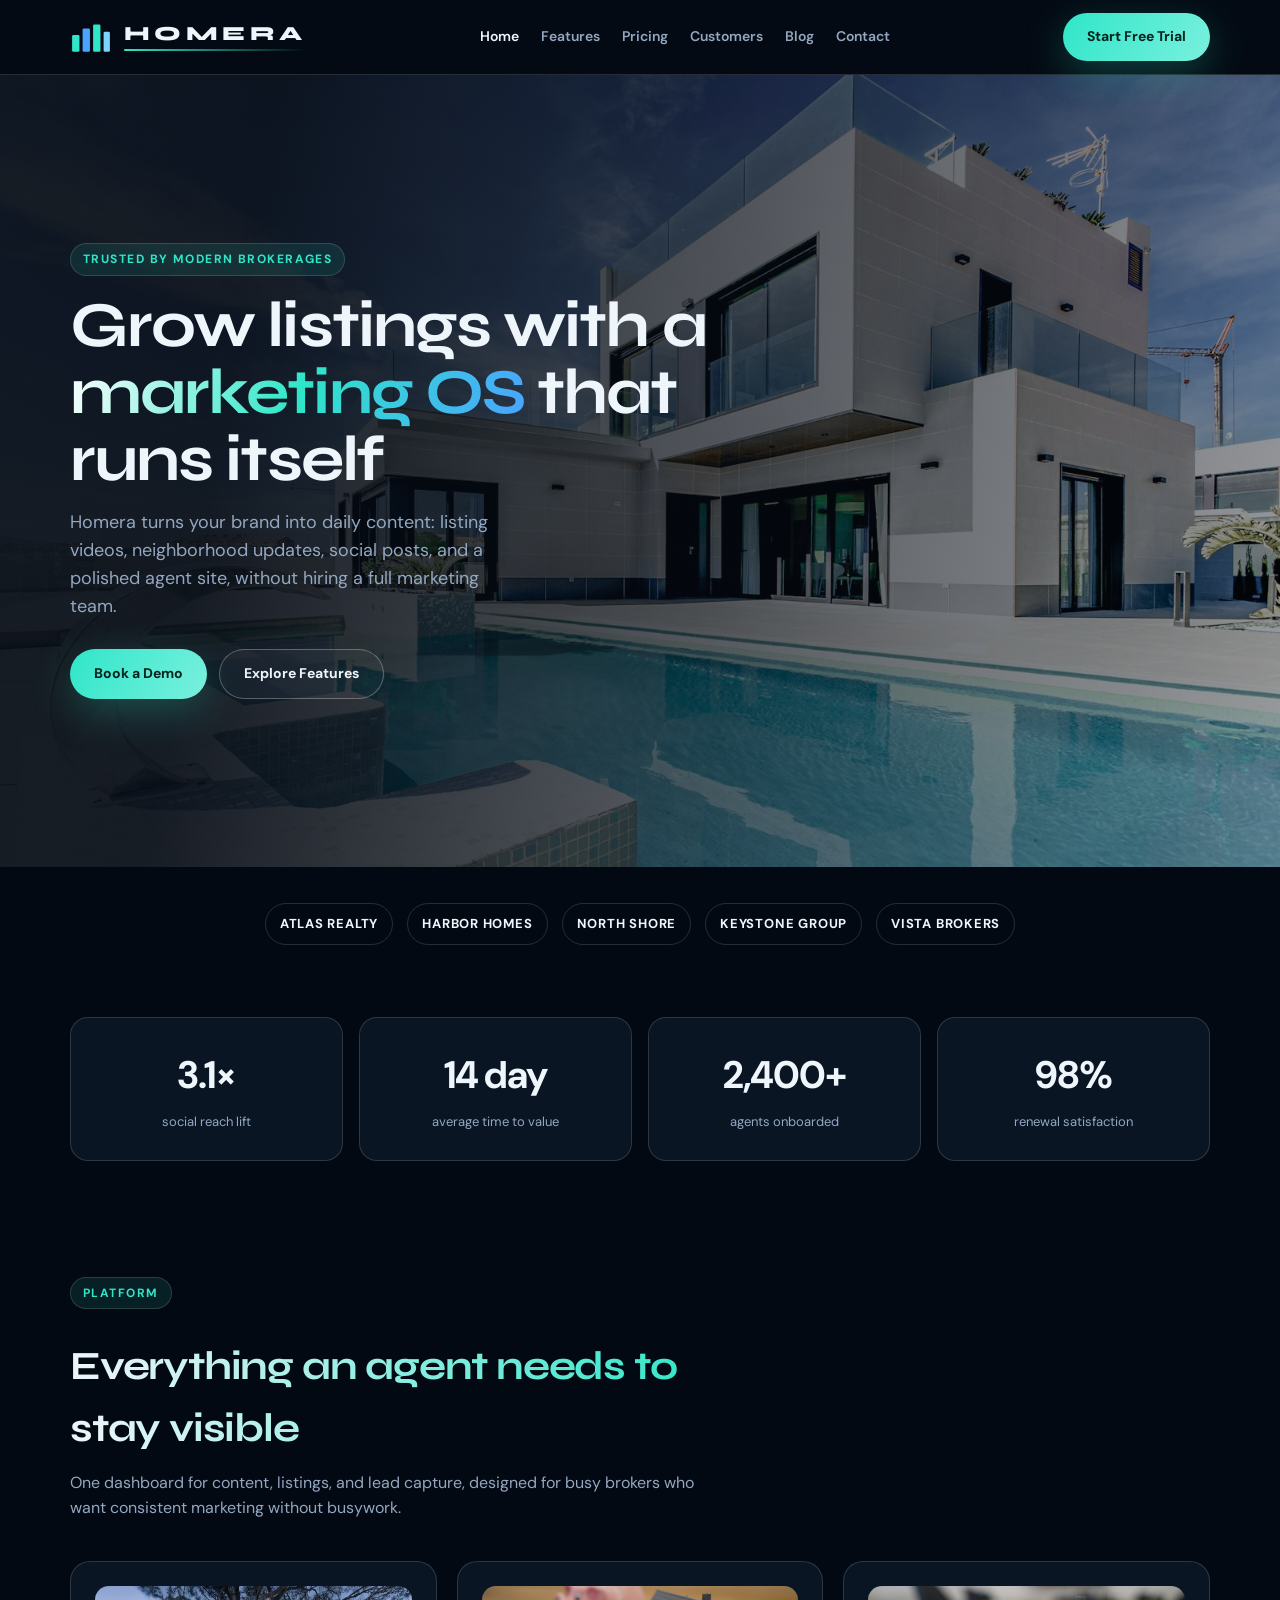
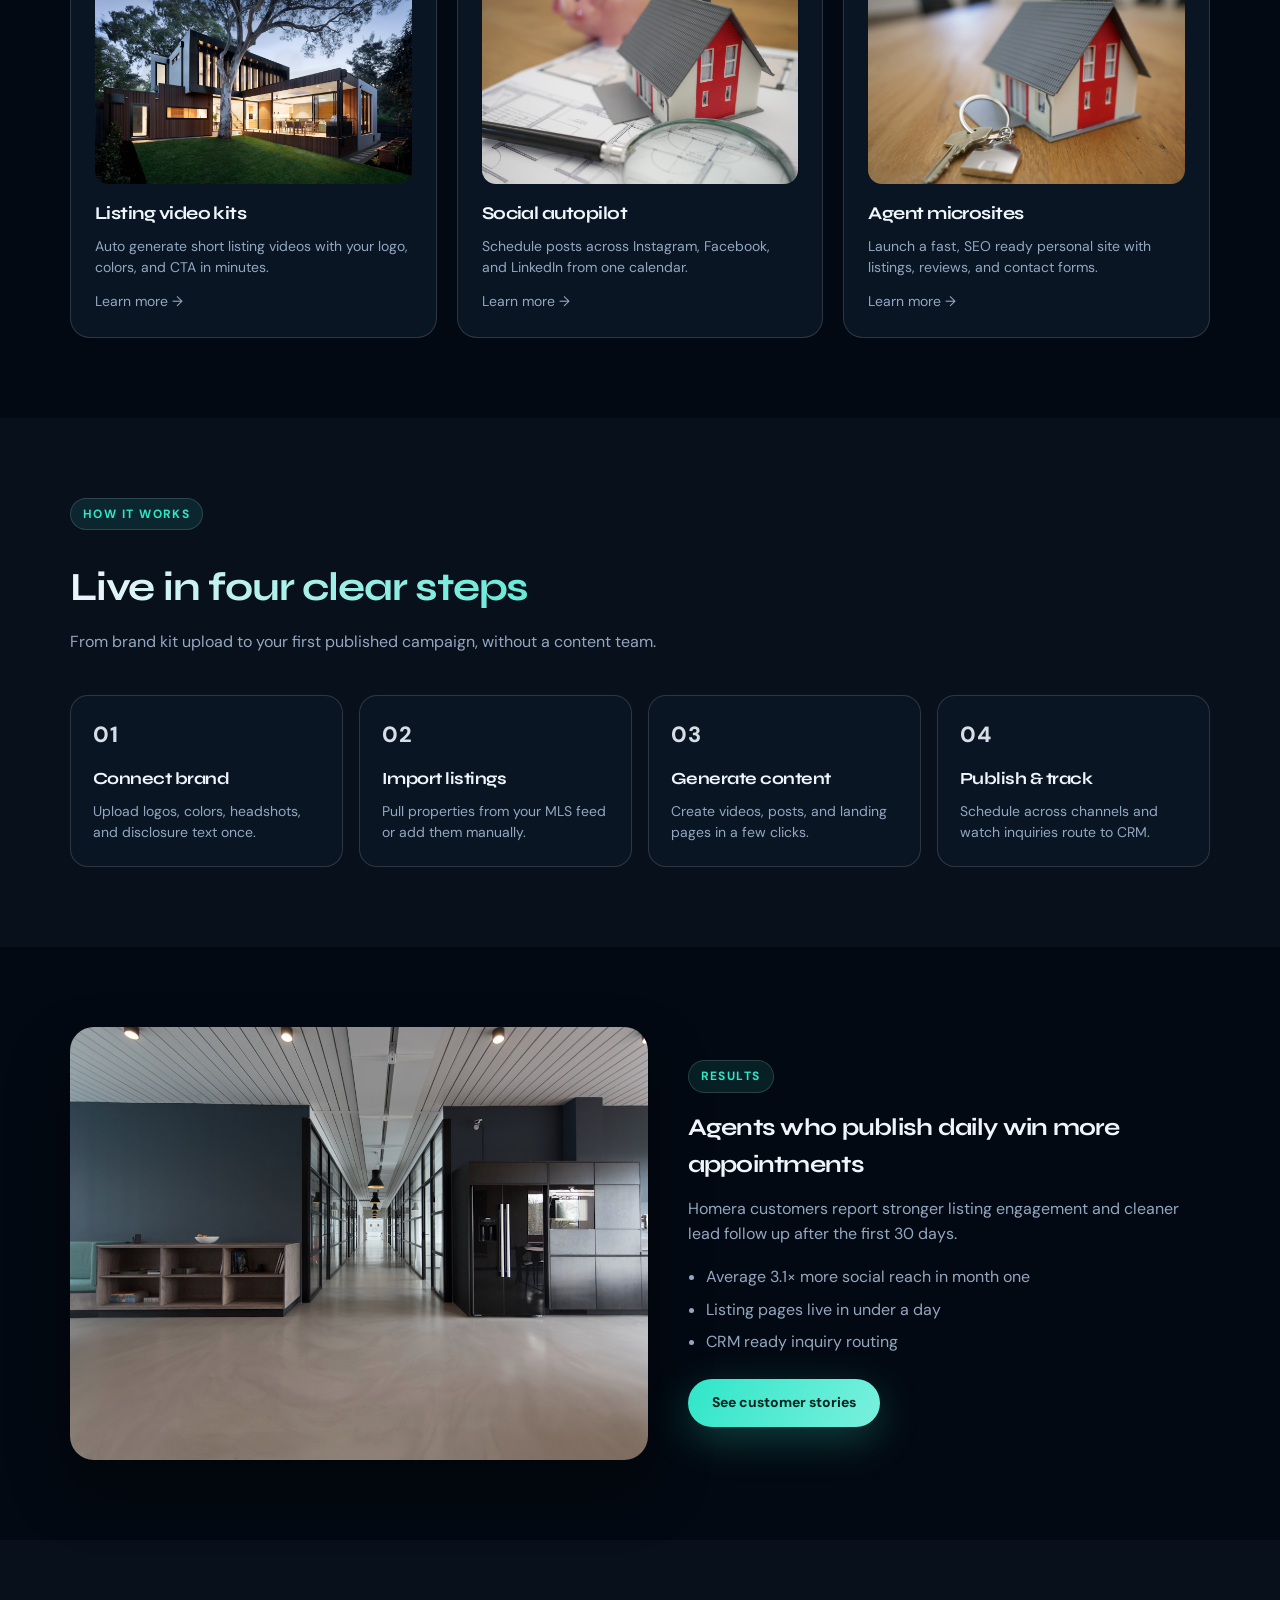
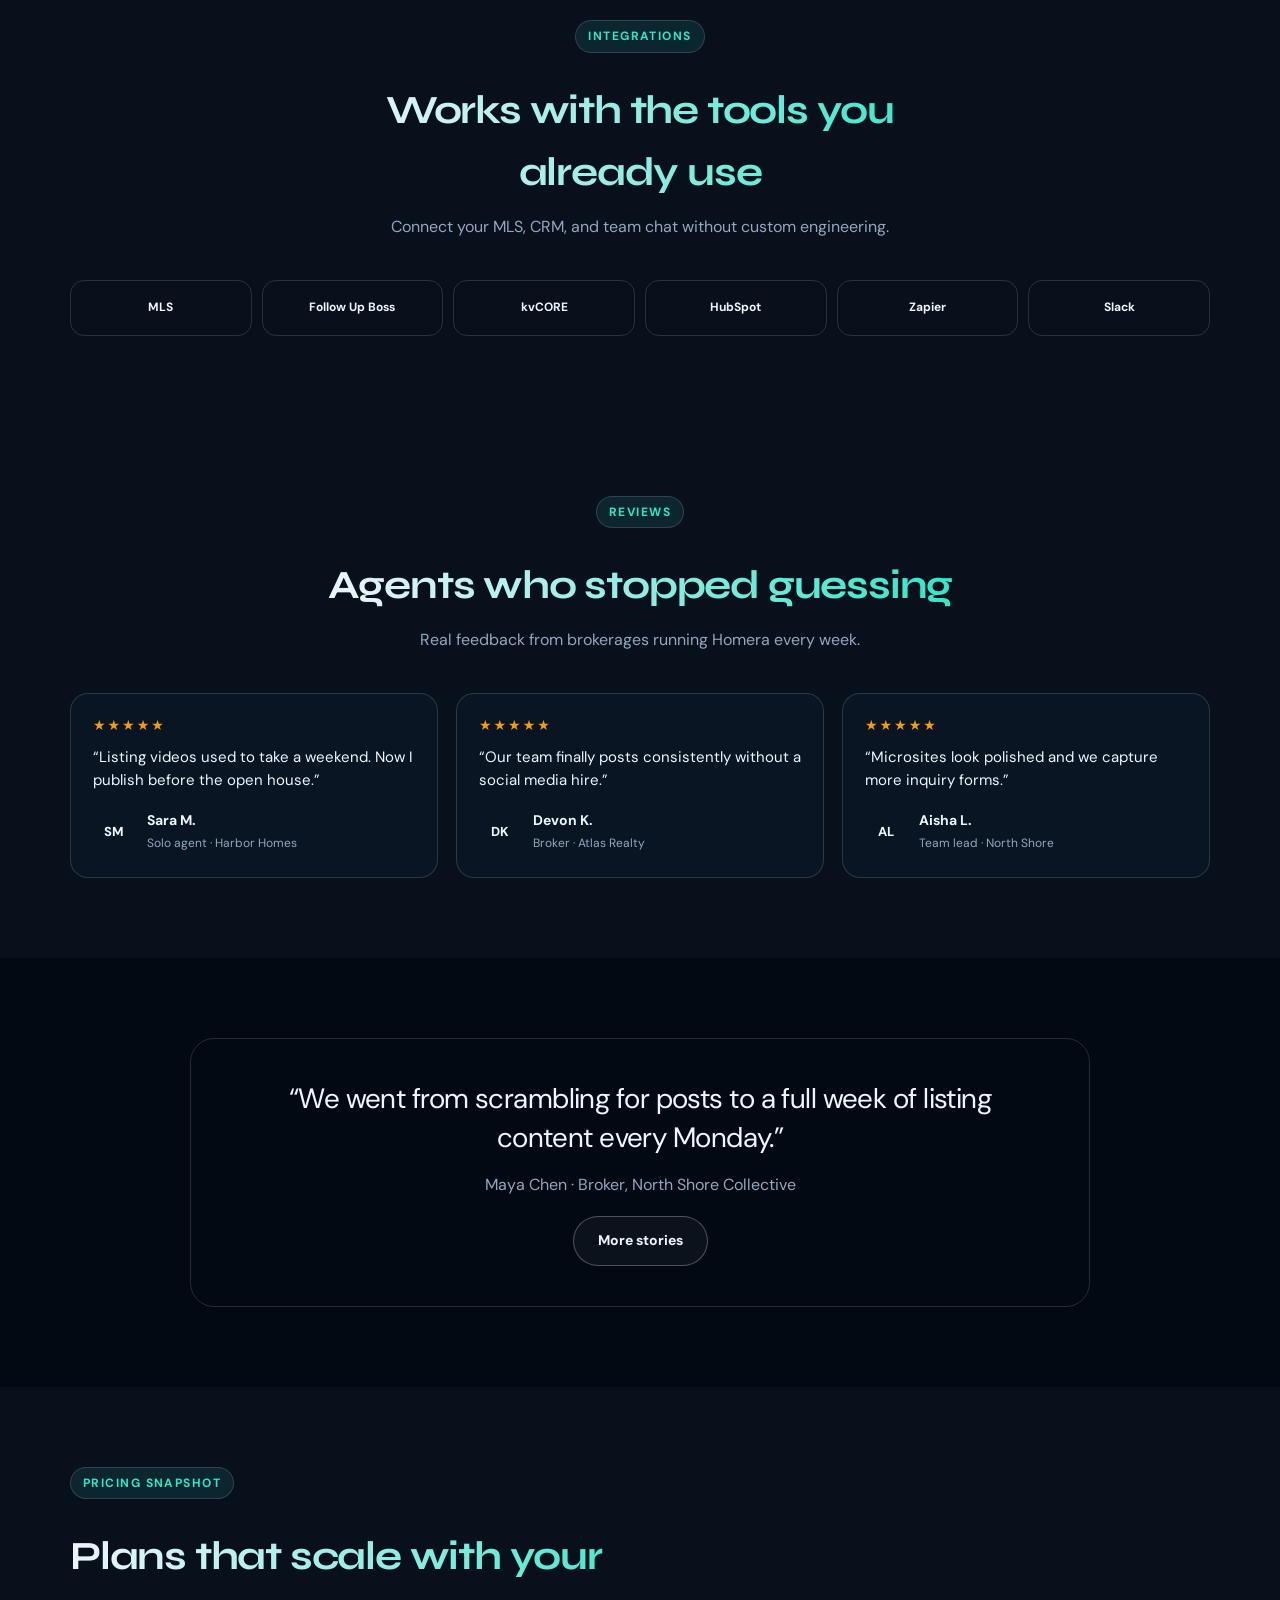
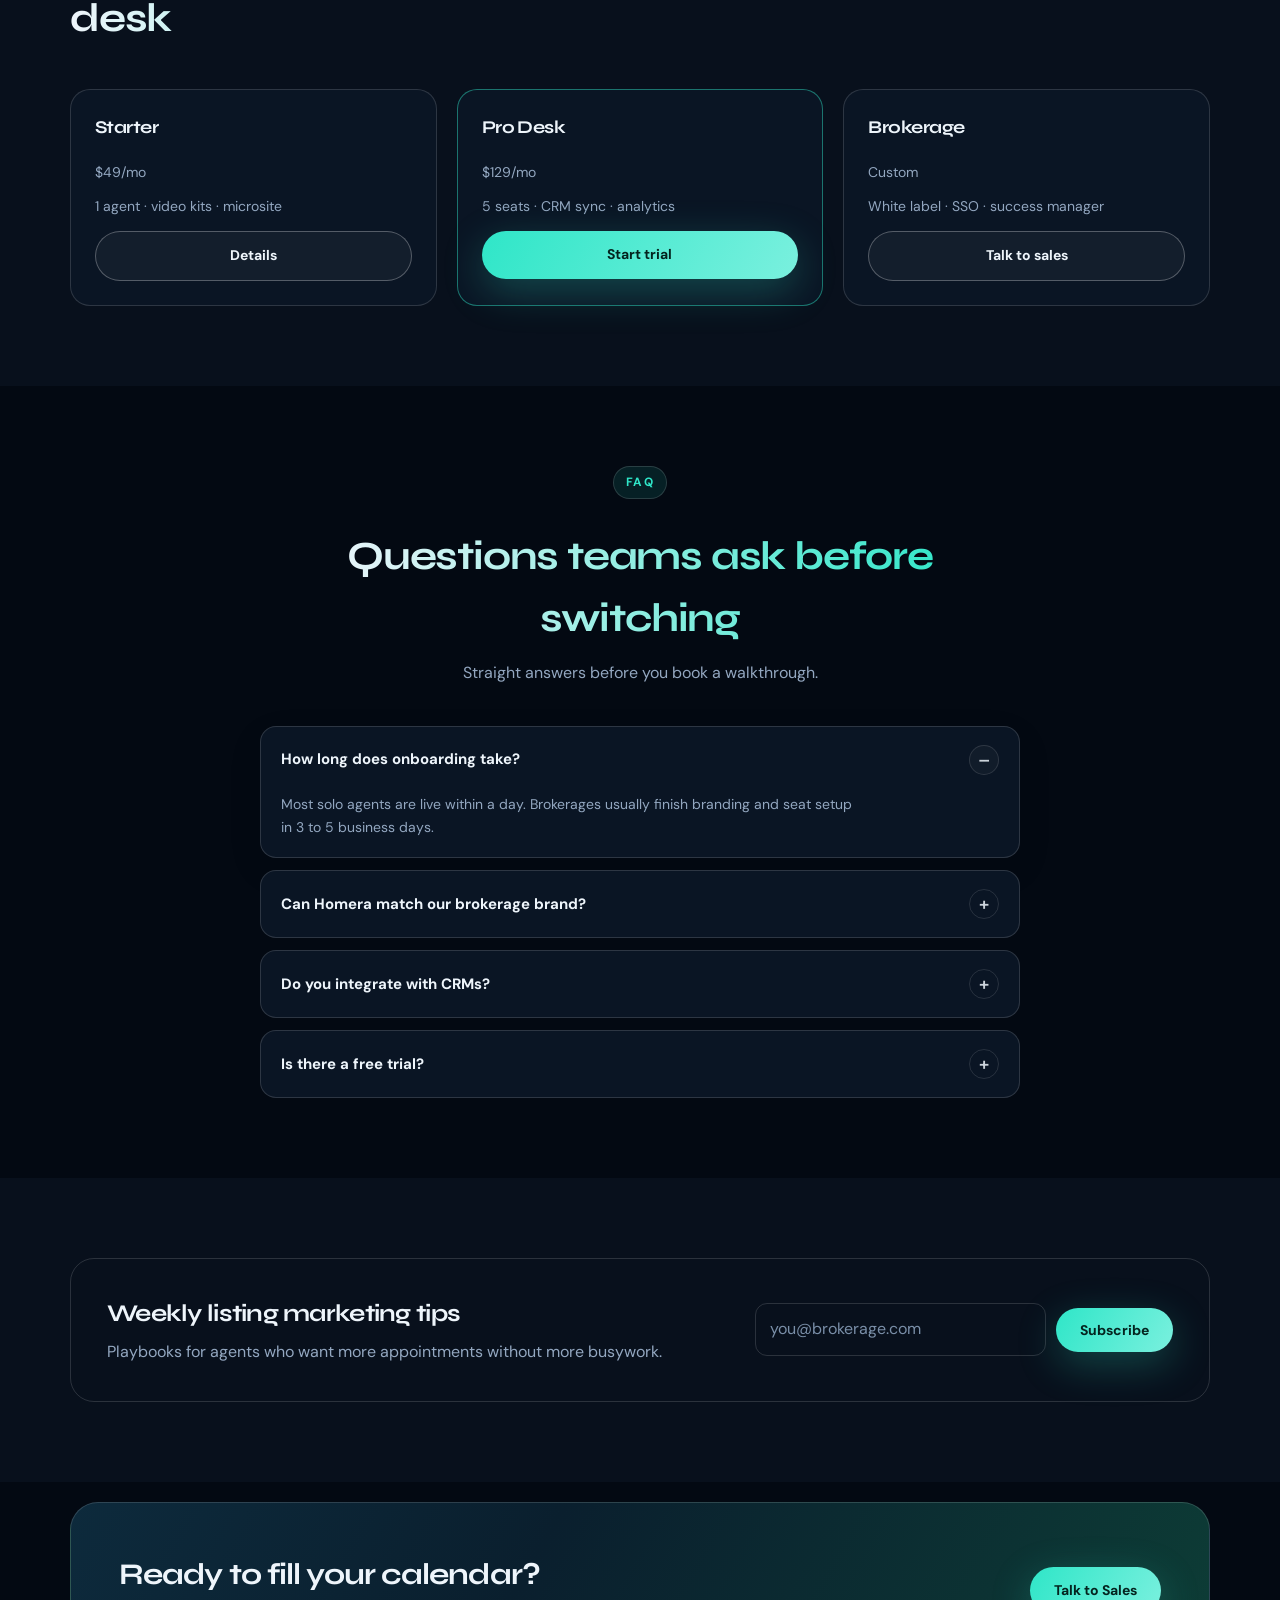
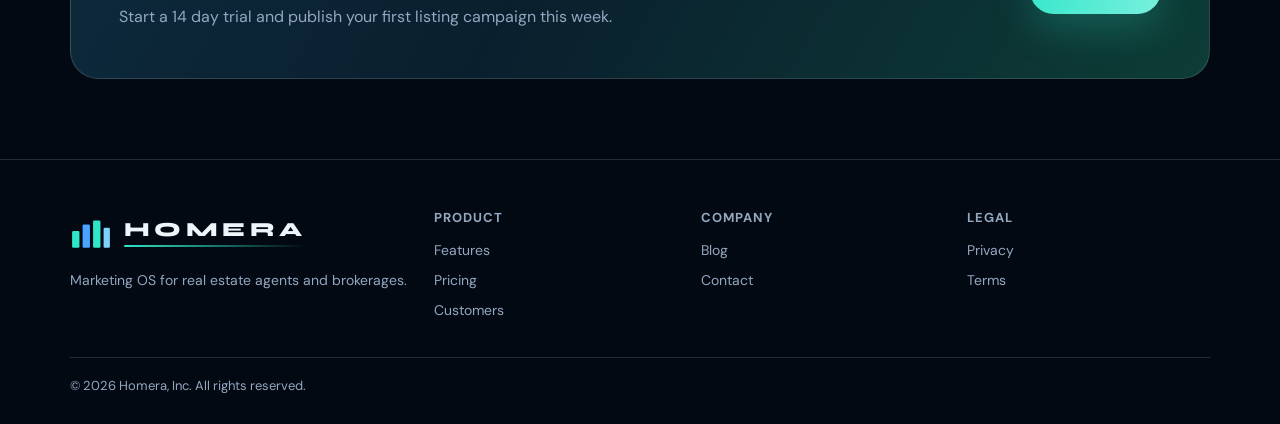
<file: index.html>
<!DOCTYPE html>
<html lang="en">
<head>
  <meta charset="utf-8" />
  <meta name="viewport" content="width=device-width, initial-scale=1" />
  <title>Homera | Marketing OS for Real Estate Agents</title>
  <meta name="description" content="Homera helps real estate agents grow with branded video, social autopilot, market updates, and high converting agent websites." />
  <link href="https://fonts.googleapis.com/css2?family=Syne:wght@600;700;800&family=DM+Sans:wght@400;500;600;700&display=swap" rel="stylesheet" />
  <link rel="stylesheet" href="styles.css" />
  <link rel="icon" href="favicon.svg" type="image/svg+xml"/>
  <meta name="theme-color" content="#050b14"/>
  <meta property="og:title" content="Homera | Marketing OS for Real Estate Agents"/>
  <meta property="og:description" content="Marketing OS for real estate agents, listing videos, social autopilot, and agent microsites."/>
  <meta property="og:type" content="website"/>
  <meta property="og:url" content="https://mryamaslam.github.io/homera/"/>
  <meta name="twitter:card" content="summary_large_image"/>
</head>
<body>
<a class="skip-link" href="#main">Skip to content</a>
  <header>
    <div class="wrap nav">
      <a class="logo logo-homera" href="index.html" aria-label="Homera home"><svg class="logo-icon" viewBox="0 0 40 32" aria-hidden="true"><rect x="2" y="14" width="7" height="16" rx="1.2" fill="#2fe6c8"/><rect x="12" y="8" width="7" height="22" rx="1.2" fill="#4aa3ff"/><rect x="22" y="4" width="7" height="26" rx="1.2" fill="#2fe6c8"/><rect x="32" y="11" width="6" height="19" rx="1.2" fill="#7dd3fc"/></svg><span class="logo-copy"><span class="logo-name">HOMERA</span><span class="logo-rule"></span></span></a>
      <button class="nav-toggle" id="navToggle" aria-label="Menu">☰</button>
      <nav class="nav-links" id="navLinks">
        <a class="active" href="index.html">Home</a>
        <a href="features.html">Features</a>
        <a href="pricing.html">Pricing</a>
        <a href="customers.html">Customers</a>
        <a href="blog.html">Blog</a>
        <a href="contact.html">Contact</a>
      </nav>
      <a class="btn btn-primary" href="contact.html">Start Free Trial</a>
    </div>
  </header>
<main id="main">

  <section class="hero-full" style="background-image:url('images/hero.jpg')">
    <div class="wrap">
      <span class="eyebrow">Trusted by modern brokerages</span>
      <h1>Grow listings with a <span class="grad">marketing OS</span> that runs itself</h1>
      <p class="lead">Homera turns your brand into daily content: listing videos, neighborhood updates, social posts, and a polished agent site, without hiring a full marketing team.</p>
      <div class="hero-actions">
        <a class="btn btn-primary" href="contact.html">Book a Demo</a>
        <a class="btn btn-ghost" href="features.html">Explore Features</a>
      </div>
    </div>
  </section>

  <section class="section-tight">
    <div class="wrap">
      <div class="logos-row reveal">
        <span>Atlas Realty</span><span>Harbor Homes</span><span>North Shore</span><span>Keystone Group</span><span>Vista Brokers</span>
      </div>
    </div>
  </section>

  <section class="section-tight">
    <div class="wrap">
      <div class="stats-strip reveal">
        <div class="stat-box"><b>3.1×</b><span>social reach lift</span></div>
        <div class="stat-box"><b>14 day</b><span>average time to value</span></div>
        <div class="stat-box"><b>2,400+</b><span>agents onboarded</span></div>
        <div class="stat-box"><b>98%</b><span>renewal satisfaction</span></div>
      </div>
    </div>
  </section>

  <section>
    <div class="wrap">
      <div class="section-head reveal">
        <span class="eyebrow">Platform</span>
        <h2>Everything an agent needs to stay visible</h2>
        <p>One dashboard for content, listings, and lead capture, designed for busy brokers who want consistent marketing without busywork.</p>
      </div>
      <div class="grid-3">
        <article class="card reveal"><img src="images/home.jpg" alt="Modern luxury home listing" / loading="lazy" decoding="async"><h3>Listing video kits</h3><p>Auto generate short listing videos with your logo, colors, and CTA in minutes.</p><p style="margin-top:12px"><a href="features.html">Learn more →</a></p></article>
        <article class="card reveal"><img src="images/agent.jpg" alt="Real estate agent with clients" / loading="lazy" decoding="async"><h3>Social autopilot</h3><p>Schedule posts across Instagram, Facebook, and LinkedIn from one calendar.</p><p style="margin-top:12px"><a href="features.html">Learn more →</a></p></article>
        <article class="card reveal"><img src="images/keys.jpg" alt="New homeowners receiving keys" / loading="lazy" decoding="async"><h3>Agent microsites</h3><p>Launch a fast, SEO ready personal site with listings, reviews, and contact forms.</p><p style="margin-top:12px"><a href="features.html">Learn more →</a></p></article>
      </div>
    </div>
  </section>

  <section style="background:#08101c">
    <div class="wrap">
      <div class="section-head reveal"><span class="eyebrow">How it works</span><h2>Live in four clear steps</h2><p>From brand kit upload to your first published campaign, without a content team.</p></div>
      <div class="process reveal">
        <div class="step"><h3>Connect brand</h3><p>Upload logos, colors, headshots, and disclosure text once.</p></div>
        <div class="step"><h3>Import listings</h3><p>Pull properties from your MLS feed or add them manually.</p></div>
        <div class="step"><h3>Generate content</h3><p>Create videos, posts, and landing pages in a few clicks.</p></div>
        <div class="step"><h3>Publish & track</h3><p>Schedule across channels and watch inquiries route to CRM.</p></div>
      </div>
    </div>
  </section>

  <section>
    <div class="wrap grid-2">
      <img class="split-img reveal" src="images/office.jpg" alt="Homera team workspace" / loading="lazy" decoding="async">
      <div class="reveal">
        <span class="eyebrow">Results</span>
        <h2>Agents who publish daily win more appointments</h2>
        <p class="muted" style="margin:14px 0 18px">Homera customers report stronger listing engagement and cleaner lead follow up after the first 30 days.</p>
        <ul class="list">
          <li>Average 3.1× more social reach in month one</li>
          <li>Listing pages live in under a day</li>
          <li>CRM ready inquiry routing</li>
        </ul>
        <a class="btn btn-primary" href="customers.html">See customer stories</a>
      </div>
    </div>
  </section>

  <section style="background:#08101c">
    <div class="wrap">
      <div class="section-head center reveal"><span class="eyebrow">Integrations</span><h2>Works with the tools you already use</h2><p>Connect your MLS, CRM, and team chat without custom engineering.</p></div>
      <div class="integrations reveal">
        <div>MLS</div><div>Follow Up Boss</div><div>kvCORE</div><div>HubSpot</div><div>Zapier</div><div>Slack</div>
      </div>
    </div>
  </section>

  <section class="reviews-section" style="background:#08101c"><div class="wrap"><div class="section-head center reveal"><span class="eyebrow">Reviews</span><h2>Agents who stopped guessing</h2><p class="muted">Real feedback from brokerages running Homera every week.</p></div><div class="reviews-grid reveal"><article class="review-card"><div class="review-stars">★★★★★</div><p>“Listing videos used to take a weekend. Now I publish before the open house.”</p><div class="review-author"><span class="review-avatar">SM</span><div><strong>Sara M.</strong><span class="muted">Solo agent · Harbor Homes</span></div></div></article><article class="review-card"><div class="review-stars">★★★★★</div><p>“Our team finally posts consistently without a social media hire.”</p><div class="review-author"><span class="review-avatar">DK</span><div><strong>Devon K.</strong><span class="muted">Broker · Atlas Realty</span></div></div></article><article class="review-card"><div class="review-stars">★★★★★</div><p>“Microsites look polished and we capture more inquiry forms.”</p><div class="review-author"><span class="review-avatar">AL</span><div><strong>Aisha L.</strong><span class="muted">Team lead · North Shore</span></div></div></article></div></div></section>

<section>
    <div class="wrap">
      <div class="quote-band reveal">
        <blockquote>“We went from scrambling for posts to a full week of listing content every Monday.”</blockquote>
        <p class="muted">Maya Chen · Broker, North Shore Collective</p>
        <p style="margin-top:18px"><a class="btn btn-ghost" href="customers.html">More stories</a></p>
      </div>
    </div>
  </section>

  <section style="background:#08101c">
    <div class="wrap">
      <div class="section-head reveal"><span class="eyebrow">Pricing snapshot</span><h2>Plans that scale with your desk</h2></div>
      <div class="grid-3">
        <article class="card reveal"><h3>Starter</h3><p class="price">$49<span>/mo</span></p><p class="muted">1 agent · video kits · microsite</p><a class="btn btn-ghost btn-full" style="margin-top:14px" href="pricing.html">Details</a></article>
        <article class="card reveal" style="border-color:rgba(47,230,200,.45)"><h3>Pro Desk</h3><p class="price">$129<span>/mo</span></p><p class="muted">5 seats · CRM sync · analytics</p><a class="btn btn-primary btn-full" style="margin-top:14px" href="contact.html?plan=pro">Start trial</a></article>
        <article class="card reveal"><h3>Brokerage</h3><p class="price">Custom</p><p class="muted">White label · SSO · success manager</p><a class="btn btn-ghost btn-full" style="margin-top:14px" href="contact.html?plan=brokerage">Talk to sales</a></article>
      </div>
    </div>
  </section>

  <section>
    <div class="wrap">
      <div class="section-head center reveal"><span class="eyebrow">FAQ</span><h2>Questions teams ask before switching</h2><p>Straight answers before you book a walkthrough.</p></div>
      <div class="faq reveal">
        <details open><summary>How long does onboarding take?</summary><p>Most solo agents are live within a day. Brokerages usually finish branding and seat setup in 3 to 5 business days.</p></details>
        <details><summary>Can Homera match our brokerage brand?</summary><p>Yes. Upload logos, colors, fonts, and disclaimers once, every video, post, and microsite stays on brand.</p></details>
        <details><summary>Do you integrate with CRMs?</summary><p>Homera syncs inquiries to popular CRMs and can export leads via webhook or CSV.</p></details>
        <details><summary>Is there a free trial?</summary><p>Yes, 14 days on every plan. No card required to start a guided demo.</p></details>
      </div>
    </div>
  </section>

  <section style="background:#08101c">
    <div class="wrap">
      <div class="newsletter reveal">
        <div>
          <h2>Weekly listing marketing tips</h2>
          <p class="muted" style="margin-top:8px">Playbooks for agents who want more appointments without more busywork.</p>
          <p class="nl-success muted" style="display:none;margin-top:10px;color:var(--accent)">You're subscribed, welcome aboard.</p>
        </div>
        <form id="newsletterForm" class="newsletter-form">
          <input type="email" required placeholder="you@brokerage.com" aria-label="Email" />
          <button class="btn btn-primary" type="submit">Subscribe</button>
        </form>
      </div>
    </div>
  </section>

  <div class="wrap">
    <div class="cta-band reveal">
      <div>
        <h2>Ready to fill your calendar?</h2>
        <p>Start a 14 day trial and publish your first listing campaign this week.</p>
      </div>
      <a class="btn btn-primary" href="contact.html">Talk to Sales</a>
    </div>
  </div>

  </main>
<footer>
    <div class="wrap">
      <div class="footer-grid">
        <div>
          <a class="logo logo-homera" href="index.html" aria-label="Homera home"><svg class="logo-icon" viewBox="0 0 40 32" aria-hidden="true"><rect x="2" y="14" width="7" height="16" rx="1.2" fill="#2fe6c8"/><rect x="12" y="8" width="7" height="22" rx="1.2" fill="#4aa3ff"/><rect x="22" y="4" width="7" height="26" rx="1.2" fill="#2fe6c8"/><rect x="32" y="11" width="6" height="19" rx="1.2" fill="#7dd3fc"/></svg><span class="logo-copy"><span class="logo-name">HOMERA</span><span class="logo-rule"></span></span></a>
          <p class="muted" style="margin-top:12px;font-size:14px">Marketing OS for real estate agents and brokerages.</p>
        </div>
        <div><h4>Product</h4><a href="features.html">Features</a><a href="pricing.html">Pricing</a><a href="customers.html">Customers</a></div>
        <div><h4>Company</h4><a href="blog.html">Blog</a><a href="contact.html">Contact</a></div>
        <div><h4>Legal</h4><a href="privacy.html">Privacy</a><a href="terms.html">Terms</a></div>
      </div>
      <div class="footer-bottom">© 2026 Homera, Inc. All rights reserved.</div>
    </div>
  </footer>
  <script src="app.js"></script>
<div class="cookie-bar" id="cookieBar" role="dialog" aria-live="polite"><p>We use local storage for cart/demo preferences. See our <a href="privacy.html">Privacy</a>.</p><button type="button" class="btn btn-solid btn-primary btn-teal btn-red btn-sky" id="cookieAccept">Got it</button></div>
<button type="button" class="to-top" id="toTop" aria-label="Back to top">↑</button>
</body>
</html>
</file>
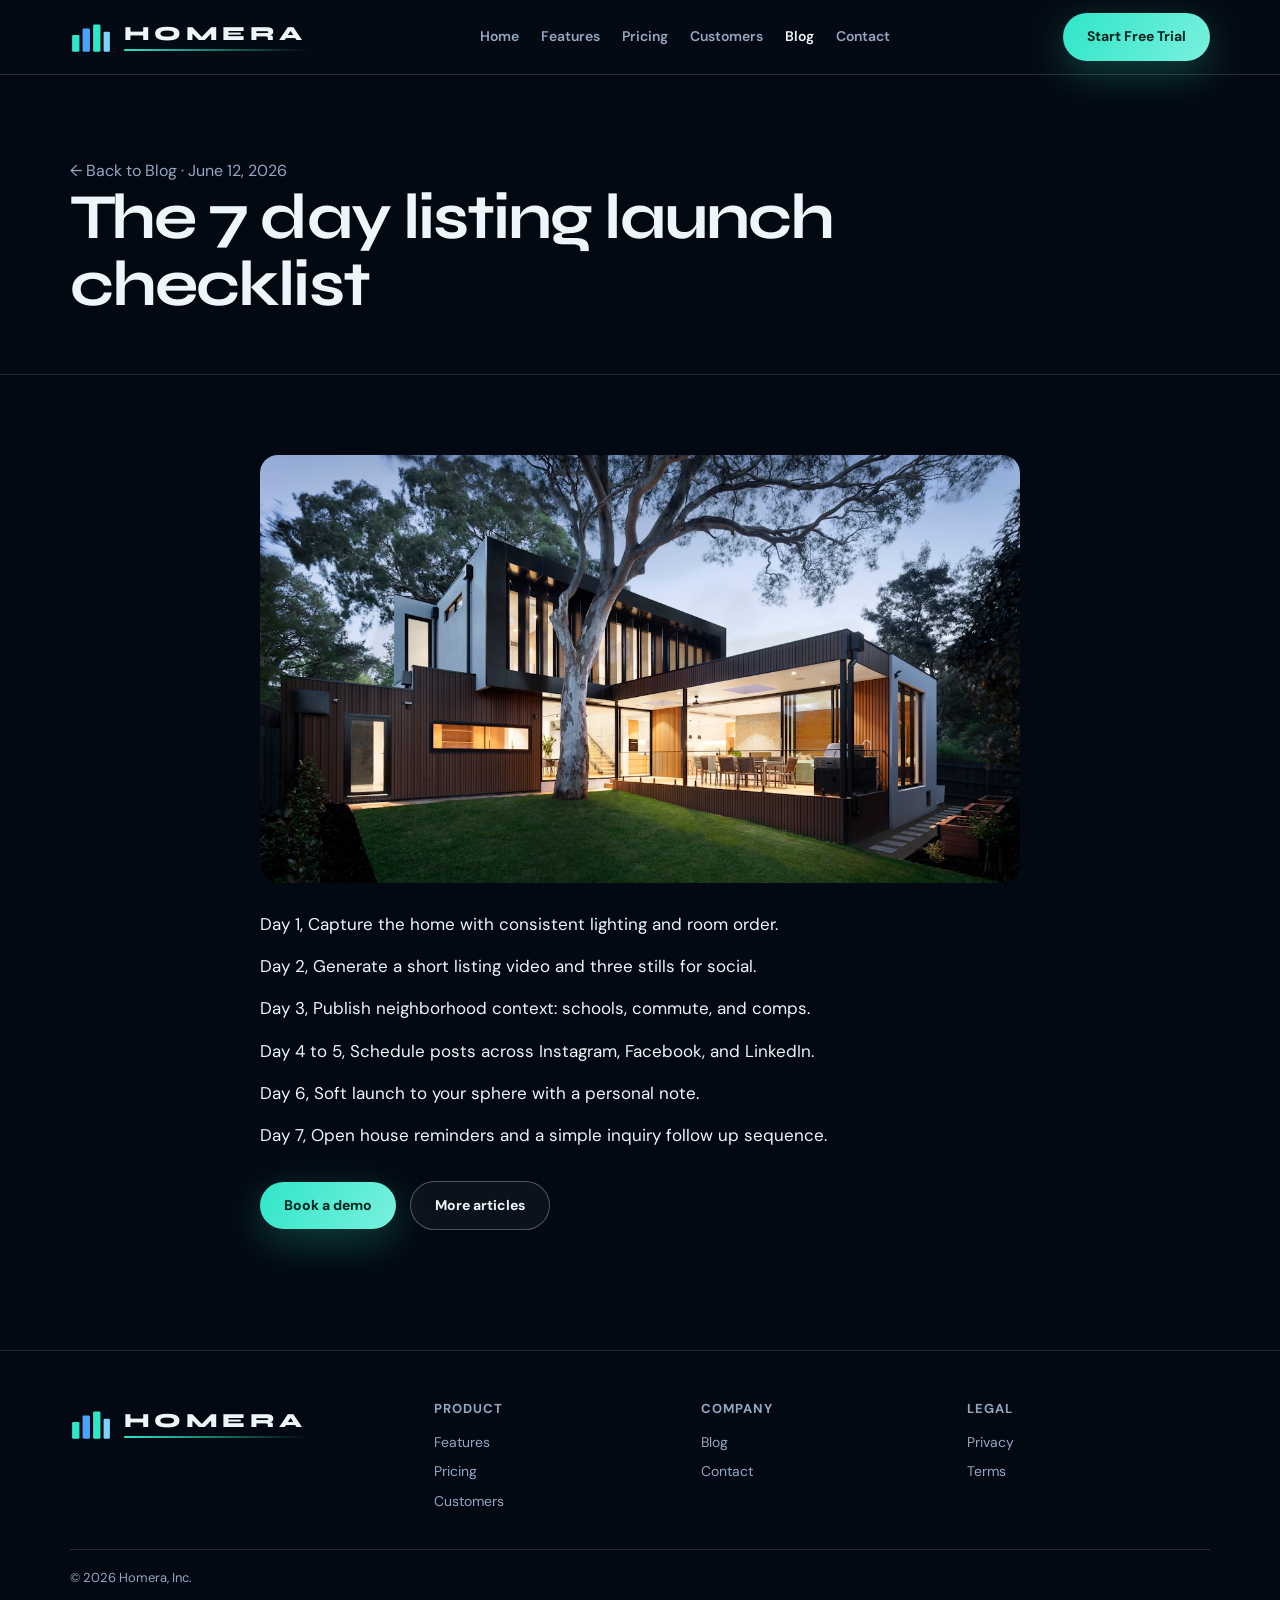
<file: blog-listing-checklist.html>
<!DOCTYPE html>
<html lang="en">
<head>
  <meta charset="utf-8" />
  <meta name="viewport" content="width=device-width, initial-scale=1" />
  <title>The 7 day listing launch checklist | Homera Blog</title>
  <link href="https://fonts.googleapis.com/css2?family=Syne:wght@600;700;800&family=DM+Sans:wght@400;500;600;700&display=swap" rel="stylesheet" />
  <link rel="stylesheet" href="styles.css" />
  <link rel="icon" href="favicon.svg" type="image/svg+xml"/>
  <meta name="theme-color" content="#050b14"/>
</head>
<body>
<a class="skip-link" href="#main">Skip to content</a>
  <header>
    <div class="wrap nav">
      <a class="logo logo-homera" href="index.html" aria-label="Homera home"><svg class="logo-icon" viewBox="0 0 40 32" aria-hidden="true"><rect x="2" y="14" width="7" height="16" rx="1.2" fill="#2fe6c8"/><rect x="12" y="8" width="7" height="22" rx="1.2" fill="#4aa3ff"/><rect x="22" y="4" width="7" height="26" rx="1.2" fill="#2fe6c8"/><rect x="32" y="11" width="6" height="19" rx="1.2" fill="#7dd3fc"/></svg><span class="logo-copy"><span class="logo-name">HOMERA</span><span class="logo-rule"></span></span></a>
      <button class="nav-toggle" id="navToggle" aria-label="Menu">☰</button>
      <nav class="nav-links" id="navLinks">
        <a href="index.html">Home</a><a href="features.html">Features</a><a href="pricing.html">Pricing</a>
        <a href="customers.html">Customers</a><a class="active" href="blog.html">Blog</a><a href="contact.html">Contact</a>
      </nav>
      <a class="btn btn-primary" href="contact.html">Start Free Trial</a>
    </div>
  </header>
<main id="main">

  <div class="page-hero"><div class="wrap">
    <p class="muted"><a href="blog.html">← Back to Blog</a> · June 12, 2026</p>
    <h1 style="max-width:18ch">The 7 day listing launch checklist</h1>
  </div></div>
  <section><div class="wrap" style="max-width:760px">
    <img src="images/home.jpg" alt="" style="border-radius:18px;margin-bottom:28px;width:100%;aspect-ratio:16/9;object-fit:cover" loading="eager"/>
    <p class="muted" style="font-size:17px;margin:0 0 16px;color:var(--text)">Day 1, Capture the home with consistent lighting and room order.</p><p class="muted" style="font-size:17px;margin:0 0 16px;color:var(--text)">Day 2, Generate a short listing video and three stills for social.</p><p class="muted" style="font-size:17px;margin:0 0 16px;color:var(--text)">Day 3, Publish neighborhood context: schools, commute, and comps.</p><p class="muted" style="font-size:17px;margin:0 0 16px;color:var(--text)">Day 4 to 5, Schedule posts across Instagram, Facebook, and LinkedIn.</p><p class="muted" style="font-size:17px;margin:0 0 16px;color:var(--text)">Day 6, Soft launch to your sphere with a personal note.</p><p class="muted" style="font-size:17px;margin:0 0 16px;color:var(--text)">Day 7, Open house reminders and a simple inquiry follow up sequence.</p>
    <p style="margin-top:32px"><a class="btn btn-primary" href="contact.html">Book a demo</a>
    <a class="btn btn-ghost" href="blog.html" style="margin-left:10px">More articles</a></p>
  </div></section>

</main>
<footer>
  <div class="wrap">
    <div class="footer-grid">
      <div><a class="logo logo-homera" href="index.html" aria-label="Homera home"><svg class="logo-icon" viewBox="0 0 40 32" aria-hidden="true"><rect x="2" y="14" width="7" height="16" rx="1.2" fill="#2fe6c8"/><rect x="12" y="8" width="7" height="22" rx="1.2" fill="#4aa3ff"/><rect x="22" y="4" width="7" height="26" rx="1.2" fill="#2fe6c8"/><rect x="32" y="11" width="6" height="19" rx="1.2" fill="#7dd3fc"/></svg><span class="logo-copy"><span class="logo-name">HOMERA</span><span class="logo-rule"></span></span></a></div>
      <div><h4>Product</h4><a href="features.html">Features</a><a href="pricing.html">Pricing</a><a href="customers.html">Customers</a></div>
      <div><h4>Company</h4><a href="blog.html">Blog</a><a href="contact.html">Contact</a></div>
      <div><h4>Legal</h4><a href="privacy.html">Privacy</a><a href="terms.html">Terms</a></div>
    </div>
    <div class="footer-bottom">© 2026 Homera, Inc.</div>
  </div>
</footer>
<script src="app.js"></script>
</body>
</html>
</file>
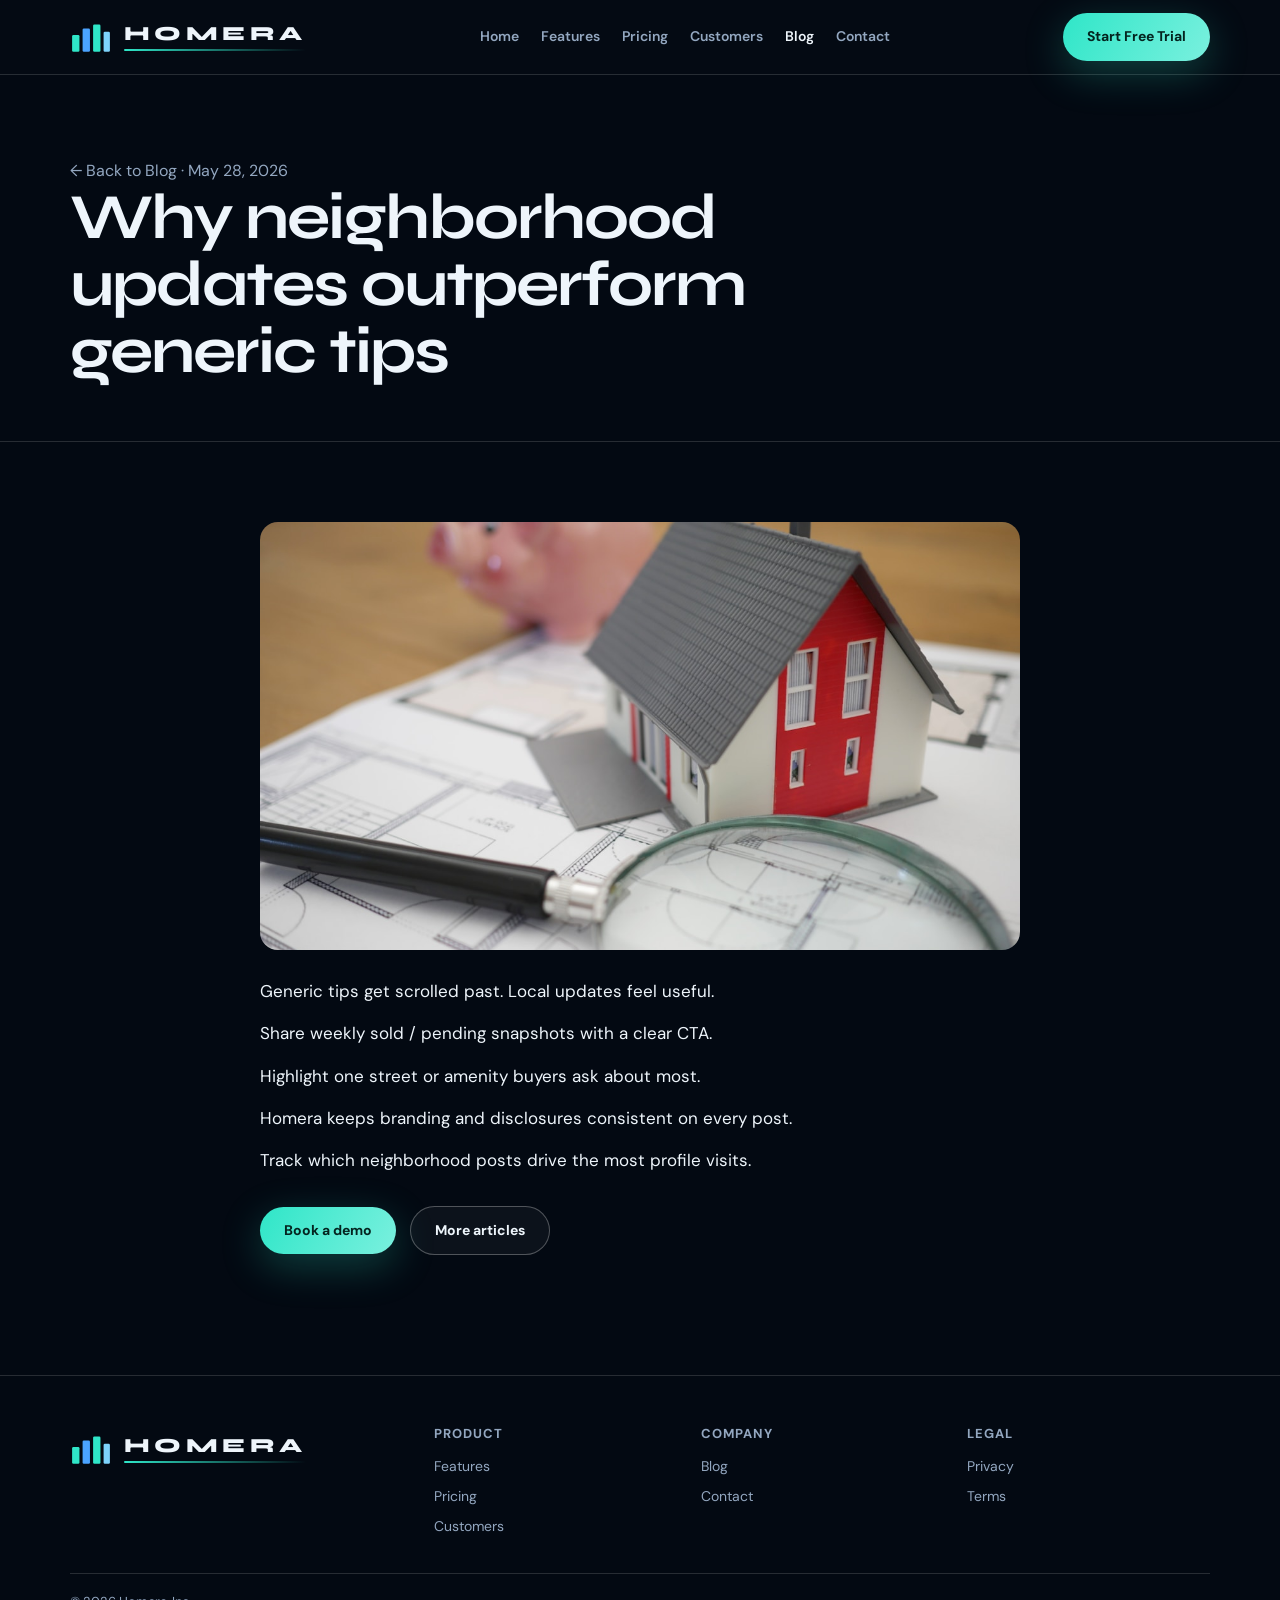
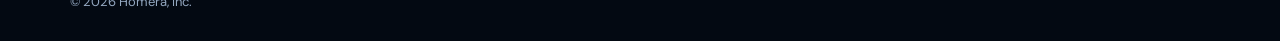
<file: blog-neighborhood-updates.html>
<!DOCTYPE html>
<html lang="en">
<head>
  <meta charset="utf-8" />
  <meta name="viewport" content="width=device-width, initial-scale=1" />
  <title>Why neighborhood updates outperform generic tips | Homera Blog</title>
  <link href="https://fonts.googleapis.com/css2?family=Syne:wght@600;700;800&family=DM+Sans:wght@400;500;600;700&display=swap" rel="stylesheet" />
  <link rel="stylesheet" href="styles.css" />
  <link rel="icon" href="favicon.svg" type="image/svg+xml"/>
  <meta name="theme-color" content="#050b14"/>
</head>
<body>
<a class="skip-link" href="#main">Skip to content</a>
  <header>
    <div class="wrap nav">
      <a class="logo logo-homera" href="index.html" aria-label="Homera home"><svg class="logo-icon" viewBox="0 0 40 32" aria-hidden="true"><rect x="2" y="14" width="7" height="16" rx="1.2" fill="#2fe6c8"/><rect x="12" y="8" width="7" height="22" rx="1.2" fill="#4aa3ff"/><rect x="22" y="4" width="7" height="26" rx="1.2" fill="#2fe6c8"/><rect x="32" y="11" width="6" height="19" rx="1.2" fill="#7dd3fc"/></svg><span class="logo-copy"><span class="logo-name">HOMERA</span><span class="logo-rule"></span></span></a>
      <button class="nav-toggle" id="navToggle" aria-label="Menu">☰</button>
      <nav class="nav-links" id="navLinks">
        <a href="index.html">Home</a><a href="features.html">Features</a><a href="pricing.html">Pricing</a>
        <a href="customers.html">Customers</a><a class="active" href="blog.html">Blog</a><a href="contact.html">Contact</a>
      </nav>
      <a class="btn btn-primary" href="contact.html">Start Free Trial</a>
    </div>
  </header>
<main id="main">

  <div class="page-hero"><div class="wrap">
    <p class="muted"><a href="blog.html">← Back to Blog</a> · May 28, 2026</p>
    <h1 style="max-width:18ch">Why neighborhood updates outperform generic tips</h1>
  </div></div>
  <section><div class="wrap" style="max-width:760px">
    <img src="images/agent.jpg" alt="" style="border-radius:18px;margin-bottom:28px;width:100%;aspect-ratio:16/9;object-fit:cover" loading="eager"/>
    <p class="muted" style="font-size:17px;margin:0 0 16px;color:var(--text)">Generic tips get scrolled past. Local updates feel useful.</p><p class="muted" style="font-size:17px;margin:0 0 16px;color:var(--text)">Share weekly sold / pending snapshots with a clear CTA.</p><p class="muted" style="font-size:17px;margin:0 0 16px;color:var(--text)">Highlight one street or amenity buyers ask about most.</p><p class="muted" style="font-size:17px;margin:0 0 16px;color:var(--text)">Homera keeps branding and disclosures consistent on every post.</p><p class="muted" style="font-size:17px;margin:0 0 16px;color:var(--text)">Track which neighborhood posts drive the most profile visits.</p>
    <p style="margin-top:32px"><a class="btn btn-primary" href="contact.html">Book a demo</a>
    <a class="btn btn-ghost" href="blog.html" style="margin-left:10px">More articles</a></p>
  </div></section>

</main>
<footer>
  <div class="wrap">
    <div class="footer-grid">
      <div><a class="logo logo-homera" href="index.html" aria-label="Homera home"><svg class="logo-icon" viewBox="0 0 40 32" aria-hidden="true"><rect x="2" y="14" width="7" height="16" rx="1.2" fill="#2fe6c8"/><rect x="12" y="8" width="7" height="22" rx="1.2" fill="#4aa3ff"/><rect x="22" y="4" width="7" height="26" rx="1.2" fill="#2fe6c8"/><rect x="32" y="11" width="6" height="19" rx="1.2" fill="#7dd3fc"/></svg><span class="logo-copy"><span class="logo-name">HOMERA</span><span class="logo-rule"></span></span></a></div>
      <div><h4>Product</h4><a href="features.html">Features</a><a href="pricing.html">Pricing</a><a href="customers.html">Customers</a></div>
      <div><h4>Company</h4><a href="blog.html">Blog</a><a href="contact.html">Contact</a></div>
      <div><h4>Legal</h4><a href="privacy.html">Privacy</a><a href="terms.html">Terms</a></div>
    </div>
    <div class="footer-bottom">© 2026 Homera, Inc.</div>
  </div>
</footer>
<script src="app.js"></script>
</body>
</html>
</file>
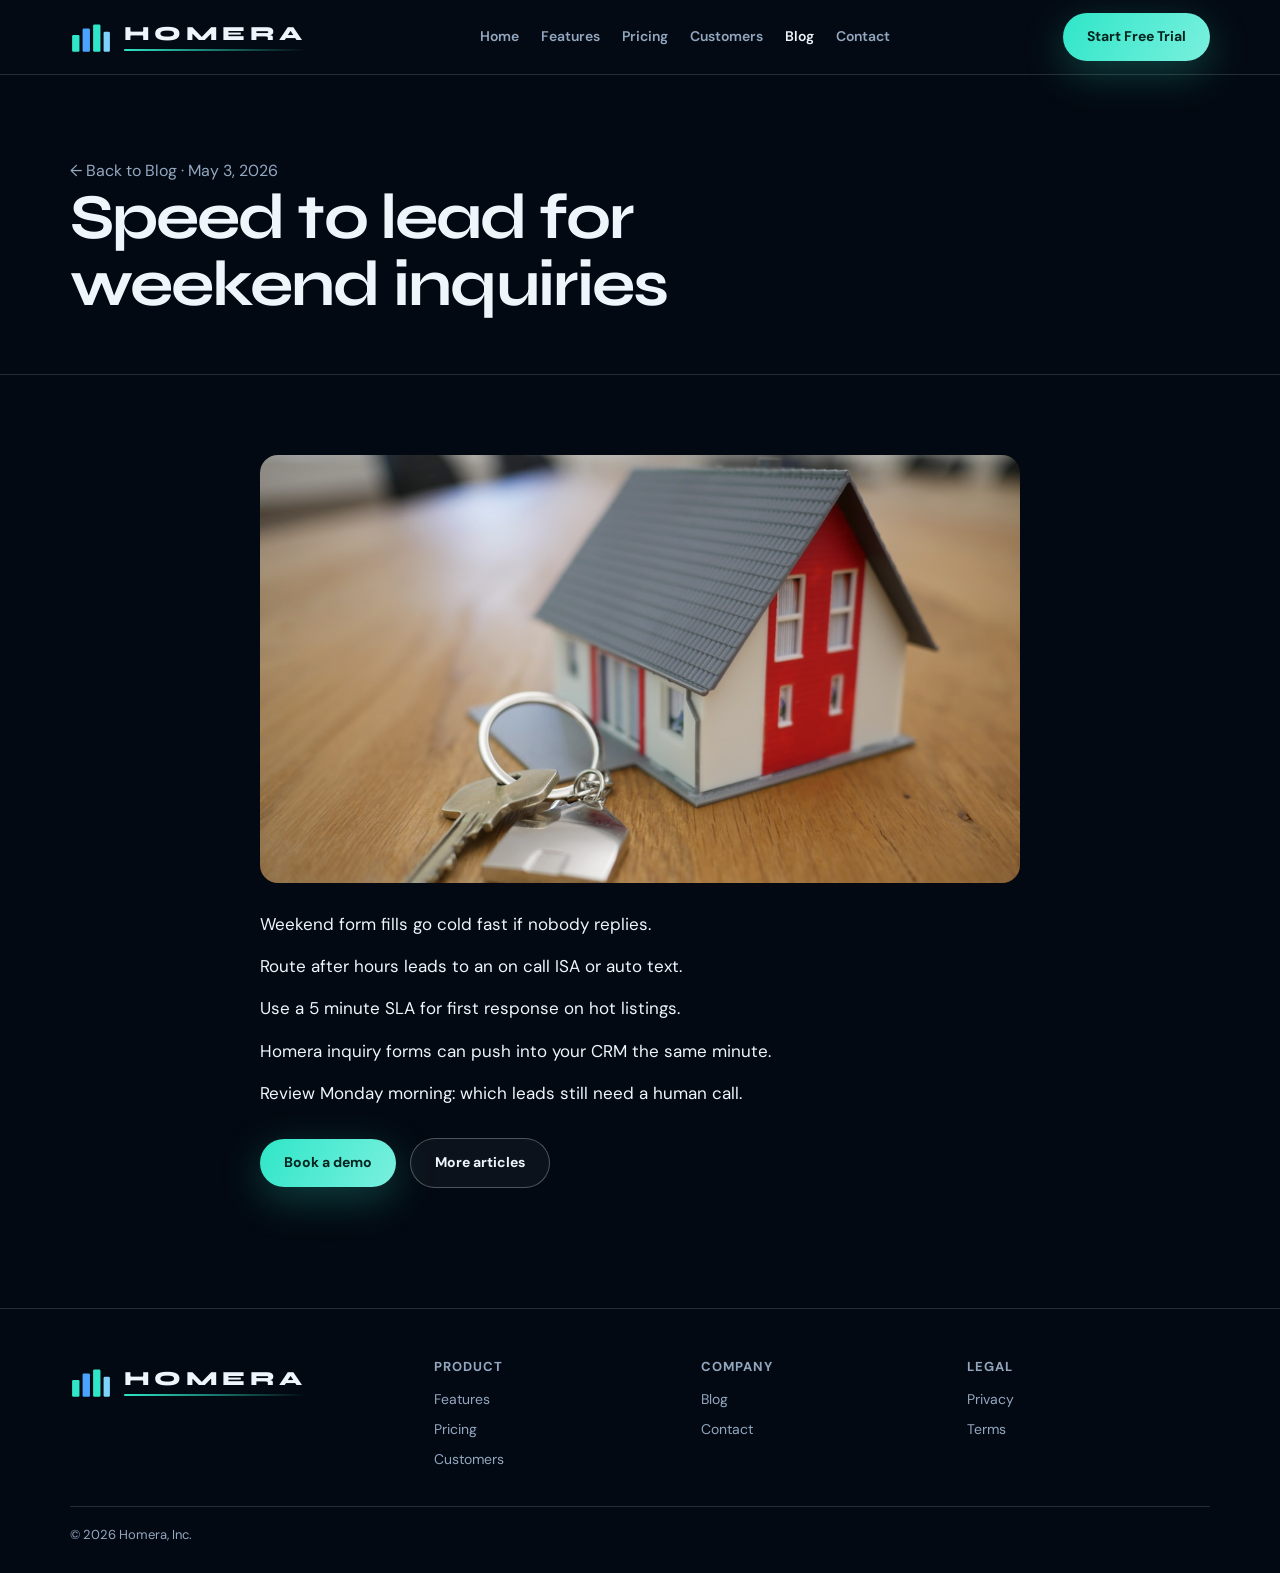
<file: blog-speed-to-lead.html>
<!DOCTYPE html>
<html lang="en">
<head>
  <meta charset="utf-8" />
  <meta name="viewport" content="width=device-width, initial-scale=1" />
  <title>Speed to lead for weekend inquiries | Homera Blog</title>
  <link href="https://fonts.googleapis.com/css2?family=Syne:wght@600;700;800&family=DM+Sans:wght@400;500;600;700&display=swap" rel="stylesheet" />
  <link rel="stylesheet" href="styles.css" />
  <link rel="icon" href="favicon.svg" type="image/svg+xml"/>
  <meta name="theme-color" content="#050b14"/>
</head>
<body>
<a class="skip-link" href="#main">Skip to content</a>
  <header>
    <div class="wrap nav">
      <a class="logo logo-homera" href="index.html" aria-label="Homera home"><svg class="logo-icon" viewBox="0 0 40 32" aria-hidden="true"><rect x="2" y="14" width="7" height="16" rx="1.2" fill="#2fe6c8"/><rect x="12" y="8" width="7" height="22" rx="1.2" fill="#4aa3ff"/><rect x="22" y="4" width="7" height="26" rx="1.2" fill="#2fe6c8"/><rect x="32" y="11" width="6" height="19" rx="1.2" fill="#7dd3fc"/></svg><span class="logo-copy"><span class="logo-name">HOMERA</span><span class="logo-rule"></span></span></a>
      <button class="nav-toggle" id="navToggle" aria-label="Menu">☰</button>
      <nav class="nav-links" id="navLinks">
        <a href="index.html">Home</a><a href="features.html">Features</a><a href="pricing.html">Pricing</a>
        <a href="customers.html">Customers</a><a class="active" href="blog.html">Blog</a><a href="contact.html">Contact</a>
      </nav>
      <a class="btn btn-primary" href="contact.html">Start Free Trial</a>
    </div>
  </header>
<main id="main">

  <div class="page-hero"><div class="wrap">
    <p class="muted"><a href="blog.html">← Back to Blog</a> · May 3, 2026</p>
    <h1 style="max-width:18ch">Speed to lead for weekend inquiries</h1>
  </div></div>
  <section><div class="wrap" style="max-width:760px">
    <img src="images/keys.jpg" alt="" style="border-radius:18px;margin-bottom:28px;width:100%;aspect-ratio:16/9;object-fit:cover" loading="eager"/>
    <p class="muted" style="font-size:17px;margin:0 0 16px;color:var(--text)">Weekend form fills go cold fast if nobody replies.</p><p class="muted" style="font-size:17px;margin:0 0 16px;color:var(--text)">Route after hours leads to an on call ISA or auto text.</p><p class="muted" style="font-size:17px;margin:0 0 16px;color:var(--text)">Use a 5 minute SLA for first response on hot listings.</p><p class="muted" style="font-size:17px;margin:0 0 16px;color:var(--text)">Homera inquiry forms can push into your CRM the same minute.</p><p class="muted" style="font-size:17px;margin:0 0 16px;color:var(--text)">Review Monday morning: which leads still need a human call.</p>
    <p style="margin-top:32px"><a class="btn btn-primary" href="contact.html">Book a demo</a>
    <a class="btn btn-ghost" href="blog.html" style="margin-left:10px">More articles</a></p>
  </div></section>

</main>
<footer>
  <div class="wrap">
    <div class="footer-grid">
      <div><a class="logo logo-homera" href="index.html" aria-label="Homera home"><svg class="logo-icon" viewBox="0 0 40 32" aria-hidden="true"><rect x="2" y="14" width="7" height="16" rx="1.2" fill="#2fe6c8"/><rect x="12" y="8" width="7" height="22" rx="1.2" fill="#4aa3ff"/><rect x="22" y="4" width="7" height="26" rx="1.2" fill="#2fe6c8"/><rect x="32" y="11" width="6" height="19" rx="1.2" fill="#7dd3fc"/></svg><span class="logo-copy"><span class="logo-name">HOMERA</span><span class="logo-rule"></span></span></a></div>
      <div><h4>Product</h4><a href="features.html">Features</a><a href="pricing.html">Pricing</a><a href="customers.html">Customers</a></div>
      <div><h4>Company</h4><a href="blog.html">Blog</a><a href="contact.html">Contact</a></div>
      <div><h4>Legal</h4><a href="privacy.html">Privacy</a><a href="terms.html">Terms</a></div>
    </div>
    <div class="footer-bottom">© 2026 Homera, Inc.</div>
  </div>
</footer>
<script src="app.js"></script>
</body>
</html>
</file>
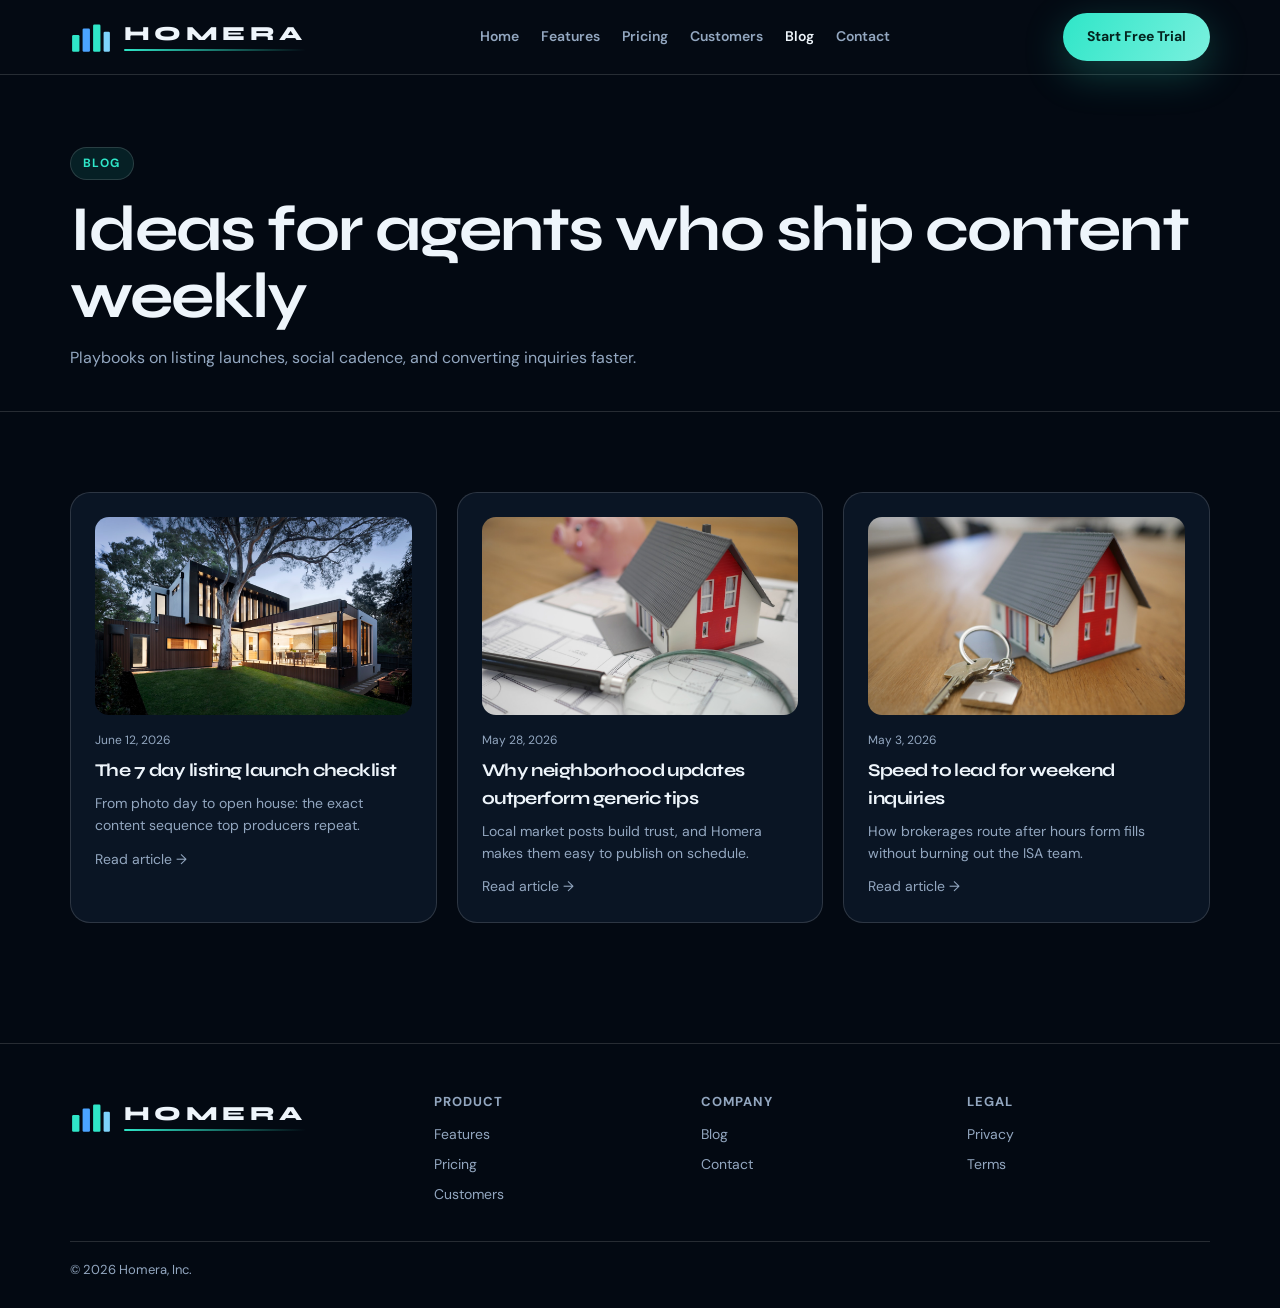
<file: blog.html>
<!DOCTYPE html>
<html lang="en">
<head>
  <meta charset="utf-8" />
  <meta name="viewport" content="width=device-width, initial-scale=1" />
  <title>Blog | Homera</title>
  <link href="https://fonts.googleapis.com/css2?family=Syne:wght@600;700;800&family=DM+Sans:wght@400;500;600;700&display=swap" rel="stylesheet" />
  <link rel="stylesheet" href="styles.css" />
  <link rel="icon" href="favicon.svg" type="image/svg+xml"/>
  <meta name="theme-color" content="#050b14"/>
  <meta name="description" content="Marketing OS for real estate agents, listing videos, social autopilot, and agent microsites."/>
  <meta property="og:title" content="Blog | Homera"/>
  <meta property="og:description" content="Marketing OS for real estate agents, listing videos, social autopilot, and agent microsites."/>
  <meta property="og:type" content="website"/>
  <meta property="og:url" content="https://mryamaslam.github.io/homera/"/>
  <meta name="twitter:card" content="summary_large_image"/>
</head>
<body>
<a class="skip-link" href="#main">Skip to content</a>
  <header>
    <div class="wrap nav">
      <a class="logo logo-homera" href="index.html" aria-label="Homera home"><svg class="logo-icon" viewBox="0 0 40 32" aria-hidden="true"><rect x="2" y="14" width="7" height="16" rx="1.2" fill="#2fe6c8"/><rect x="12" y="8" width="7" height="22" rx="1.2" fill="#4aa3ff"/><rect x="22" y="4" width="7" height="26" rx="1.2" fill="#2fe6c8"/><rect x="32" y="11" width="6" height="19" rx="1.2" fill="#7dd3fc"/></svg><span class="logo-copy"><span class="logo-name">HOMERA</span><span class="logo-rule"></span></span></a>
      <button class="nav-toggle" id="navToggle" aria-label="Menu">☰</button>
      <nav class="nav-links" id="navLinks">
        <a href="index.html">Home</a>
        <a href="features.html">Features</a>
        <a href="pricing.html">Pricing</a>
        <a href="customers.html">Customers</a>
        <a class="active" href="blog.html">Blog</a>
        <a href="contact.html">Contact</a>
      </nav>
      <a class="btn btn-primary" href="contact.html">Start Free Trial</a>
    </div>
  </header>
<main id="main">

  <div class="page-hero">
    <div class="wrap">
      <span class="eyebrow">Blog</span>
      <h1>Ideas for agents who ship content weekly</h1>
      <p>Playbooks on listing launches, social cadence, and converting inquiries faster.</p>
    </div>
  </div>

  <section>
    <div class="wrap grid-3">
      <article class="card blog-card" id="post-1">
        <img src="images/home.jpg" alt="Listing photography tips" loading="lazy" decoding="async">
        <time datetime="2026-06-12">June 12, 2026</time>
        <h3 style="margin:8px 0">The 7 day listing launch checklist</h3>
        <p>From photo day to open house: the exact content sequence top producers repeat.</p>
        <p style="margin-top:12px"><a href="blog-listing-checklist.html">Read article →</a></p>
      </article>
      <article class="card blog-card" id="post-2">
        <img src="images/agent.jpg" alt="Social content for agents" loading="lazy" decoding="async">
        <time datetime="2026-05-28">May 28, 2026</time>
        <h3 style="margin:8px 0">Why neighborhood updates outperform generic tips</h3>
        <p>Local market posts build trust, and Homera makes them easy to publish on schedule.</p>
        <p style="margin-top:12px"><a href="blog-neighborhood-updates.html">Read article →</a></p>
      </article>
      <article class="card blog-card" id="post-3">
        <img src="images/keys.jpg" alt="Lead follow up" loading="lazy" decoding="async">
        <time datetime="2026-05-03">May 3, 2026</time>
        <h3 style="margin:8px 0">Speed to lead for weekend inquiries</h3>
        <p>How brokerages route after hours form fills without burning out the ISA team.</p>
        <p style="margin-top:12px"><a href="blog-speed-to-lead.html">Read article →</a></p>
      </article>
    </div>
  </section>

  </main>
<footer>
    <div class="wrap">
      <div class="footer-grid">
        <div><a class="logo logo-homera" href="index.html" aria-label="Homera home"><svg class="logo-icon" viewBox="0 0 40 32" aria-hidden="true"><rect x="2" y="14" width="7" height="16" rx="1.2" fill="#2fe6c8"/><rect x="12" y="8" width="7" height="22" rx="1.2" fill="#4aa3ff"/><rect x="22" y="4" width="7" height="26" rx="1.2" fill="#2fe6c8"/><rect x="32" y="11" width="6" height="19" rx="1.2" fill="#7dd3fc"/></svg><span class="logo-copy"><span class="logo-name">HOMERA</span><span class="logo-rule"></span></span></a></div>
        <div><h4>Product</h4><a href="features.html">Features</a><a href="pricing.html">Pricing</a><a href="customers.html">Customers</a></div>
        <div><h4>Company</h4><a href="blog.html">Blog</a><a href="contact.html">Contact</a></div>
        <div><h4>Legal</h4><a href="privacy.html">Privacy</a><a href="terms.html">Terms</a></div>
      </div>
      <div class="footer-bottom">© 2026 Homera, Inc.</div>
    </div>
  </footer>
  <script src="app.js"></script>
<div class="cookie-bar" id="cookieBar" role="dialog" aria-live="polite"><p>We use local storage for cart/demo preferences. See our <a href="privacy.html">Privacy</a>.</p><button type="button" class="btn btn-solid btn-primary btn-teal btn-red btn-sky" id="cookieAccept">Got it</button></div>
<button type="button" class="to-top" id="toTop" aria-label="Back to top">↑</button>
</body>
</html>
</file>
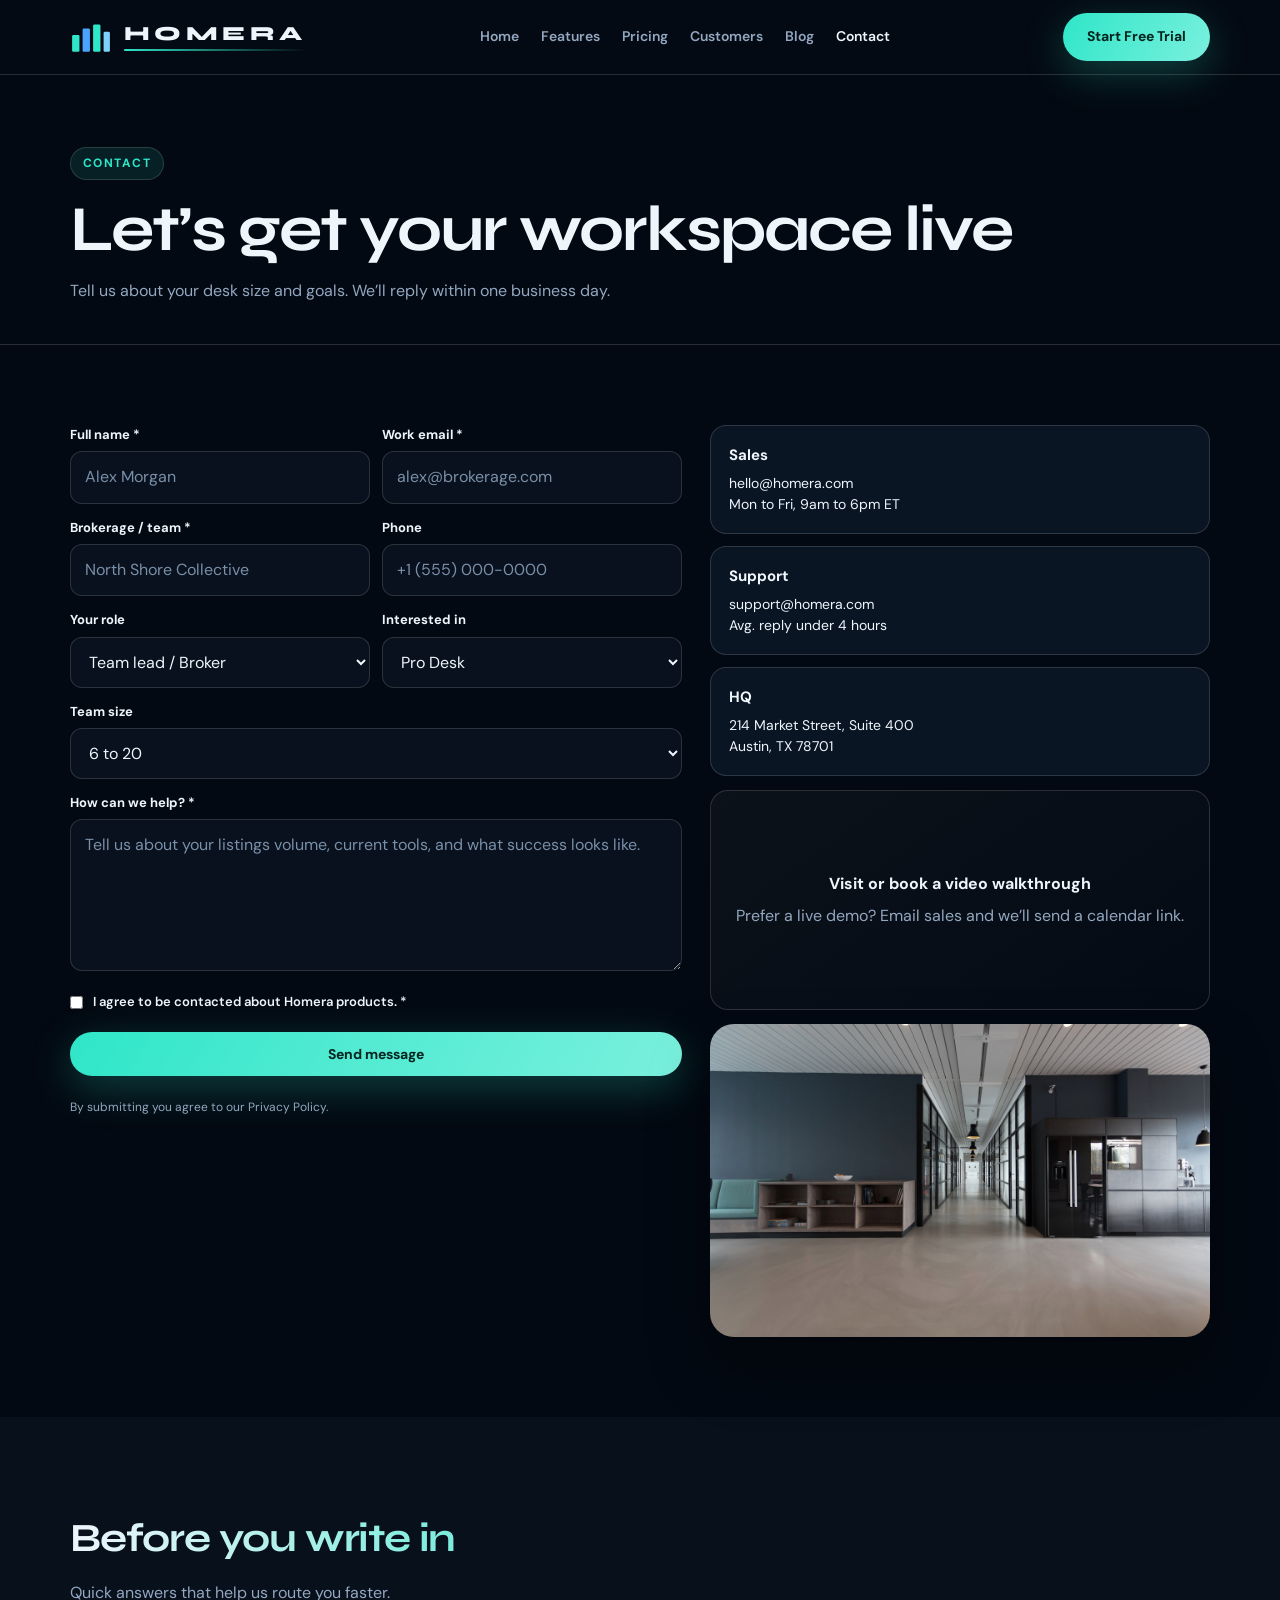
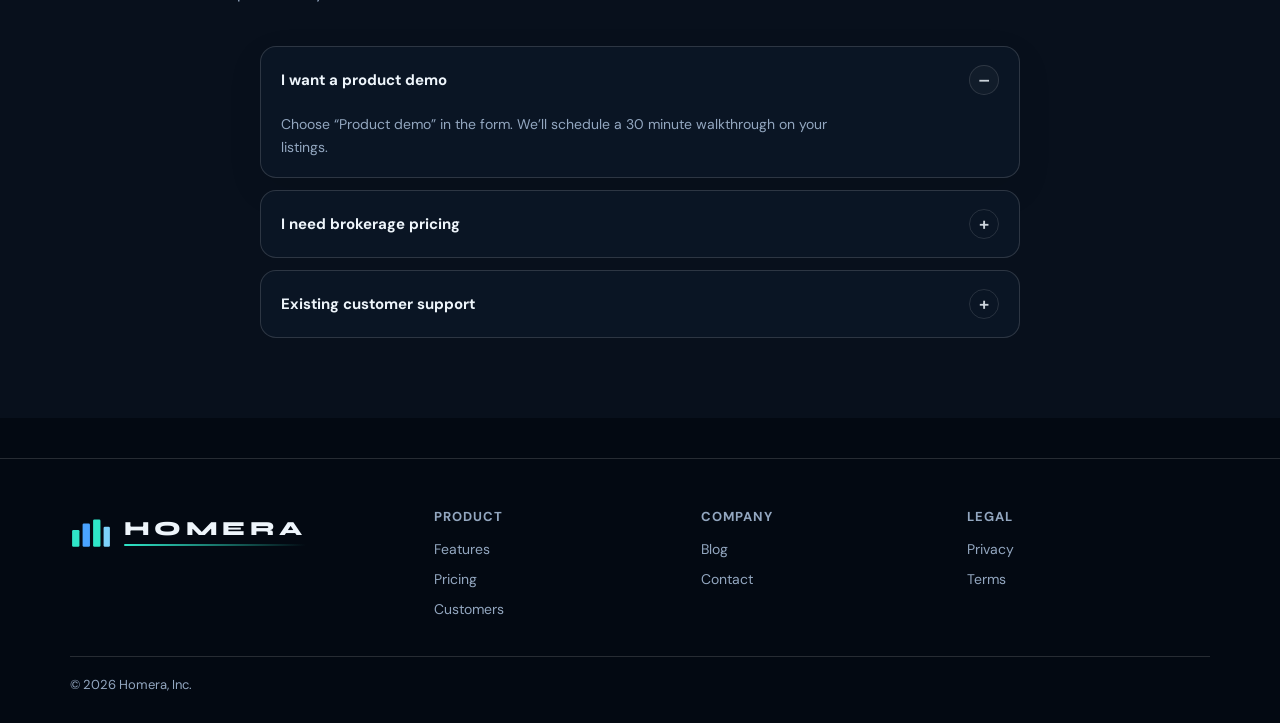
<file: contact.html>
<!DOCTYPE html>
<html lang="en">
<head>
  <meta charset="utf-8" />
  <meta name="viewport" content="width=device-width, initial-scale=1" />
  <title>Contact | Homera</title>
  <link href="https://fonts.googleapis.com/css2?family=Syne:wght@600;700;800&family=DM+Sans:wght@400;500;600;700&display=swap" rel="stylesheet" />
  <link rel="stylesheet" href="styles.css" />
  <link rel="icon" href="favicon.svg" type="image/svg+xml"/>
  <meta name="theme-color" content="#050b14"/>
  <meta name="description" content="Marketing OS for real estate agents, listing videos, social autopilot, and agent microsites."/>
  <meta property="og:title" content="Contact | Homera"/>
  <meta property="og:description" content="Marketing OS for real estate agents, listing videos, social autopilot, and agent microsites."/>
  <meta property="og:type" content="website"/>
  <meta property="og:url" content="https://mryamaslam.github.io/homera/"/>
  <meta name="twitter:card" content="summary_large_image"/>
</head>
<body>
<a class="skip-link" href="#main">Skip to content</a>
  <header>
    <div class="wrap nav">
      <a class="logo logo-homera" href="index.html" aria-label="Homera home"><svg class="logo-icon" viewBox="0 0 40 32" aria-hidden="true"><rect x="2" y="14" width="7" height="16" rx="1.2" fill="#2fe6c8"/><rect x="12" y="8" width="7" height="22" rx="1.2" fill="#4aa3ff"/><rect x="22" y="4" width="7" height="26" rx="1.2" fill="#2fe6c8"/><rect x="32" y="11" width="6" height="19" rx="1.2" fill="#7dd3fc"/></svg><span class="logo-copy"><span class="logo-name">HOMERA</span><span class="logo-rule"></span></span></a>
      <button class="nav-toggle" id="navToggle" aria-label="Menu">☰</button>
      <nav class="nav-links" id="navLinks">
        <a href="index.html">Home</a><a href="features.html">Features</a><a href="pricing.html">Pricing</a>
        <a href="customers.html">Customers</a><a href="blog.html">Blog</a><a class="active" href="contact.html">Contact</a>
      </nav>
      <a class="btn btn-primary" href="contact.html">Start Free Trial</a>
    </div>
  </header>
<main id="main">

  <div class="page-hero">
    <div class="wrap">
      <span class="eyebrow">Contact</span>
      <h1>Let’s get your workspace live</h1>
      <p>Tell us about your desk size and goals. We’ll reply within one business day.</p>
    </div>
  </div>

  <section>
    <div class="wrap contact-grid">
      <form class="form" id="contactForm">
        <div id="formSuccess" class="form-success">Thanks, your message is in. Our team will reach out shortly.</div>
        <div class="form-row">
          <div><label for="name">Full name *</label><input id="name" name="name" required placeholder="Alex Morgan" /></div>
          <div><label for="email">Work email *</label><input id="email" name="email" type="email" required placeholder="alex@brokerage.com" /></div>
        </div>
        <div class="form-row">
          <div><label for="company">Brokerage / team *</label><input id="company" name="company" required placeholder="North Shore Collective" /></div>
          <div><label for="phone">Phone</label><input id="phone" name="phone" type="tel" placeholder="+1 (555) 000-0000" /></div>
        </div>
        <div class="form-row">
          <div><label for="role">Your role</label>
            <select id="role" name="role"><option>Agent</option><option selected>Team lead / Broker</option><option>Marketing manager</option><option>Other</option></select>
          </div>
          <div><label for="plan">Interested in</label>
            <select id="plan" name="plan"><option value="starter">Starter</option><option value="pro" selected>Pro Desk</option><option value="brokerage">Brokerage</option><option value="demo">Product demo</option></select>
          </div>
        </div>
        <div><label for="agents">Team size</label>
          <select id="agents" name="agents"><option>Just me</option><option>2 to 5</option><option selected>6 to 20</option><option>21+</option></select>
        </div>
        <div><label for="message">How can we help? *</label><textarea id="message" name="message" rows="5" required placeholder="Tell us about your listings volume, current tools, and what success looks like."></textarea></div>
        <div class="check-row"><label><input type="checkbox" required /> <span>I agree to be contacted about Homera products. *</span></label></div>
        <button class="btn btn-primary" type="submit">Send message</button>
        <p class="muted" style="font-size:12px;margin-top:8px">By submitting you agree to our <a href="privacy.html">Privacy Policy</a>.</p>
      </form>

      <div>
        <div class="contact-cards">
          <div class="contact-card"><h4>Sales</h4><p><a href="mailto:hello@homera.com">hello@homera.com</a><br />Mon to Fri, 9am to 6pm ET</p></div>
          <div class="contact-card"><h4>Support</h4><p><a href="mailto:support@homera.com">support@homera.com</a><br />Avg. reply under 4 hours</p></div>
          <div class="contact-card"><h4>HQ</h4><p>214 Market Street, Suite 400<br />Austin, TX 78701</p></div>
        </div>
        <div class="map-box" style="margin-top:14px">
          <div>
            <strong>Visit or book a video walkthrough</strong>
            <p class="muted" style="margin-top:8px">Prefer a live demo? <a href="mailto:hello@homera.com?subject=Demo%20request">Email sales</a> and we’ll send a calendar link.</p>
          </div>
        </div>
        <img class="split-img" style="margin-top:14px;aspect-ratio:16/10" src="images/office.jpg" alt="Homera office" / loading="lazy" decoding="async">
      </div>
    </div>
  </section>

  <section style="background:#08101c">
    <div class="wrap">
      <div class="section-head reveal"><h2>Before you write in</h2><p class="muted">Quick answers that help us route you faster.</p></div>
      <div class="faq">
        <details open><summary>I want a product demo</summary><p>Choose “Product demo” in the form. We’ll schedule a 30 minute walkthrough on your listings.</p></details>
        <details><summary>I need brokerage pricing</summary><p>Select Brokerage and share seat count, we’ll send a custom proposal.</p></details>
        <details><summary>Existing customer support</summary><p>Email support@homera.com from your account address for fastest help.</p></details>
      </div>
    </div>
  </section>

  </main>
<footer>
    <div class="wrap">
      <div class="footer-grid">
        <div><a class="logo logo-homera" href="index.html" aria-label="Homera home"><svg class="logo-icon" viewBox="0 0 40 32" aria-hidden="true"><rect x="2" y="14" width="7" height="16" rx="1.2" fill="#2fe6c8"/><rect x="12" y="8" width="7" height="22" rx="1.2" fill="#4aa3ff"/><rect x="22" y="4" width="7" height="26" rx="1.2" fill="#2fe6c8"/><rect x="32" y="11" width="6" height="19" rx="1.2" fill="#7dd3fc"/></svg><span class="logo-copy"><span class="logo-name">HOMERA</span><span class="logo-rule"></span></span></a></div>
        <div><h4>Product</h4><a href="features.html">Features</a><a href="pricing.html">Pricing</a><a href="customers.html">Customers</a></div>
        <div><h4>Company</h4><a href="blog.html">Blog</a><a href="contact.html">Contact</a></div>
        <div><h4>Legal</h4><a href="privacy.html">Privacy</a><a href="terms.html">Terms</a></div>
      </div>
      <div class="footer-bottom">© 2026 Homera, Inc.</div>
    </div>
  </footer>
  <script src="app.js"></script>
  <script>
    (function () {
      var params = new URLSearchParams(window.location.search);
      var plan = params.get("plan");
      if (plan && document.getElementById("plan")) document.getElementById("plan").value = plan;
    })();
  </script>
<div class="cookie-bar" id="cookieBar" role="dialog" aria-live="polite"><p>We use local storage for cart/demo preferences. See our <a href="privacy.html">Privacy</a>.</p><button type="button" class="btn btn-solid btn-primary btn-teal btn-red btn-sky" id="cookieAccept">Got it</button></div>
<button type="button" class="to-top" id="toTop" aria-label="Back to top">↑</button>
</body>
</html>
</file>
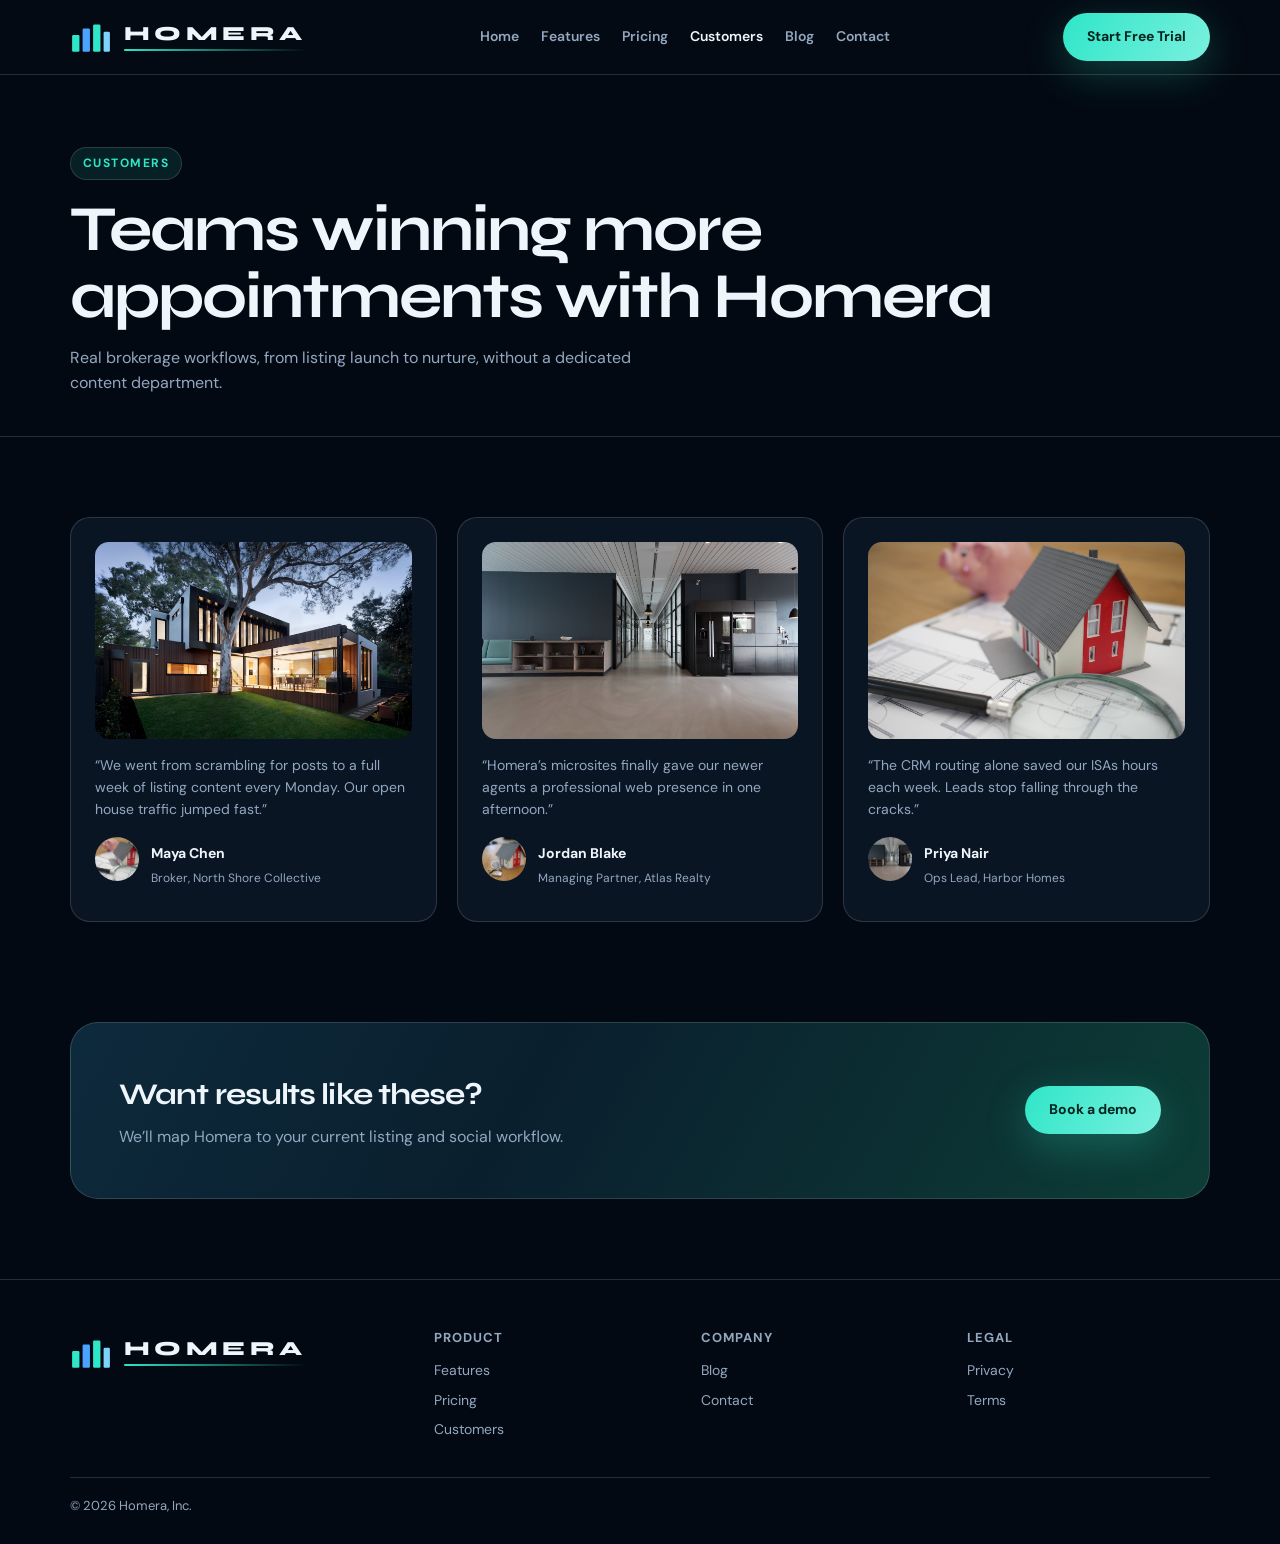
<file: customers.html>
<!DOCTYPE html>
<html lang="en">
<head>
  <meta charset="utf-8" />
  <meta name="viewport" content="width=device-width, initial-scale=1" />
  <title>Customers | Homera</title>
  <link href="https://fonts.googleapis.com/css2?family=Syne:wght@600;700;800&family=DM+Sans:wght@400;500;600;700&display=swap" rel="stylesheet" />
  <link rel="stylesheet" href="styles.css" />
  <link rel="icon" href="favicon.svg" type="image/svg+xml"/>
  <meta name="theme-color" content="#050b14"/>
  <meta name="description" content="Marketing OS for real estate agents, listing videos, social autopilot, and agent microsites."/>
  <meta property="og:title" content="Customers | Homera"/>
  <meta property="og:description" content="Marketing OS for real estate agents, listing videos, social autopilot, and agent microsites."/>
  <meta property="og:type" content="website"/>
  <meta property="og:url" content="https://mryamaslam.github.io/homera/"/>
  <meta name="twitter:card" content="summary_large_image"/>
</head>
<body>
<a class="skip-link" href="#main">Skip to content</a>
  <header>
    <div class="wrap nav">
      <a class="logo logo-homera" href="index.html" aria-label="Homera home"><svg class="logo-icon" viewBox="0 0 40 32" aria-hidden="true"><rect x="2" y="14" width="7" height="16" rx="1.2" fill="#2fe6c8"/><rect x="12" y="8" width="7" height="22" rx="1.2" fill="#4aa3ff"/><rect x="22" y="4" width="7" height="26" rx="1.2" fill="#2fe6c8"/><rect x="32" y="11" width="6" height="19" rx="1.2" fill="#7dd3fc"/></svg><span class="logo-copy"><span class="logo-name">HOMERA</span><span class="logo-rule"></span></span></a>
      <button class="nav-toggle" id="navToggle" aria-label="Menu">☰</button>
      <nav class="nav-links" id="navLinks">
        <a href="index.html">Home</a>
        <a href="features.html">Features</a>
        <a href="pricing.html">Pricing</a>
        <a class="active" href="customers.html">Customers</a>
        <a href="blog.html">Blog</a>
        <a href="contact.html">Contact</a>
      </nav>
      <a class="btn btn-primary" href="contact.html">Start Free Trial</a>
    </div>
  </header>
<main id="main">

  <div class="page-hero">
    <div class="wrap">
      <span class="eyebrow">Customers</span>
      <h1>Teams winning more appointments with Homera</h1>
      <p>Real brokerage workflows, from listing launch to nurture, without a dedicated content department.</p>
    </div>
  </div>

  <section>
    <div class="wrap grid-3">
      <article class="card testimonial">
        <img src="images/home.jpg" alt="Coastal listings portfolio" / loading="lazy" decoding="async">
        <p>“We went from scrambling for posts to a full week of listing content every Monday. Our open house traffic jumped fast.”</p>
        <div class="who">
          <img src="images/agent.jpg" alt="Maya Chen" / loading="lazy" decoding="async">
          <div><strong>Maya Chen</strong><span>Broker, North Shore Collective</span></div>
        </div>
      </article>
      <article class="card testimonial">
        <img src="images/office.jpg" alt="Brokerage office" / loading="lazy" decoding="async">
        <p>“Homera’s microsites finally gave our newer agents a professional web presence in one afternoon.”</p>
        <div class="who">
          <img src="images/keys.jpg" alt="Jordan Blake" / loading="lazy" decoding="async">
          <div><strong>Jordan Blake</strong><span>Managing Partner, Atlas Realty</span></div>
        </div>
      </article>
      <article class="card testimonial">
        <img src="images/agent.jpg" alt="Agent with clients" / loading="lazy" decoding="async">
        <p>“The CRM routing alone saved our ISAs hours each week. Leads stop falling through the cracks.”</p>
        <div class="who">
          <img src="images/office.jpg" alt="Priya Nair" / loading="lazy" decoding="async">
          <div><strong>Priya Nair</strong><span>Ops Lead, Harbor Homes</span></div>
        </div>
      </article>
    </div>
  </section>

  <div class="wrap">
    <div class="cta-band">
      <div><h2>Want results like these?</h2><p>We’ll map Homera to your current listing and social workflow.</p></div>
      <a class="btn btn-primary" href="contact.html">Book a demo</a>
    </div>
  </div>

  </main>
<footer>
    <div class="wrap">
      <div class="footer-grid">
        <div><a class="logo logo-homera" href="index.html" aria-label="Homera home"><svg class="logo-icon" viewBox="0 0 40 32" aria-hidden="true"><rect x="2" y="14" width="7" height="16" rx="1.2" fill="#2fe6c8"/><rect x="12" y="8" width="7" height="22" rx="1.2" fill="#4aa3ff"/><rect x="22" y="4" width="7" height="26" rx="1.2" fill="#2fe6c8"/><rect x="32" y="11" width="6" height="19" rx="1.2" fill="#7dd3fc"/></svg><span class="logo-copy"><span class="logo-name">HOMERA</span><span class="logo-rule"></span></span></a></div>
        <div><h4>Product</h4><a href="features.html">Features</a><a href="pricing.html">Pricing</a><a href="customers.html">Customers</a></div>
        <div><h4>Company</h4><a href="blog.html">Blog</a><a href="contact.html">Contact</a></div>
        <div><h4>Legal</h4><a href="privacy.html">Privacy</a><a href="terms.html">Terms</a></div>
      </div>
      <div class="footer-bottom">© 2026 Homera, Inc.</div>
    </div>
  </footer>
  <script src="app.js"></script>
<div class="cookie-bar" id="cookieBar" role="dialog" aria-live="polite"><p>We use local storage for cart/demo preferences. See our <a href="privacy.html">Privacy</a>.</p><button type="button" class="btn btn-solid btn-primary btn-teal btn-red btn-sky" id="cookieAccept">Got it</button></div>
<button type="button" class="to-top" id="toTop" aria-label="Back to top">↑</button>
</body>
</html>
</file>
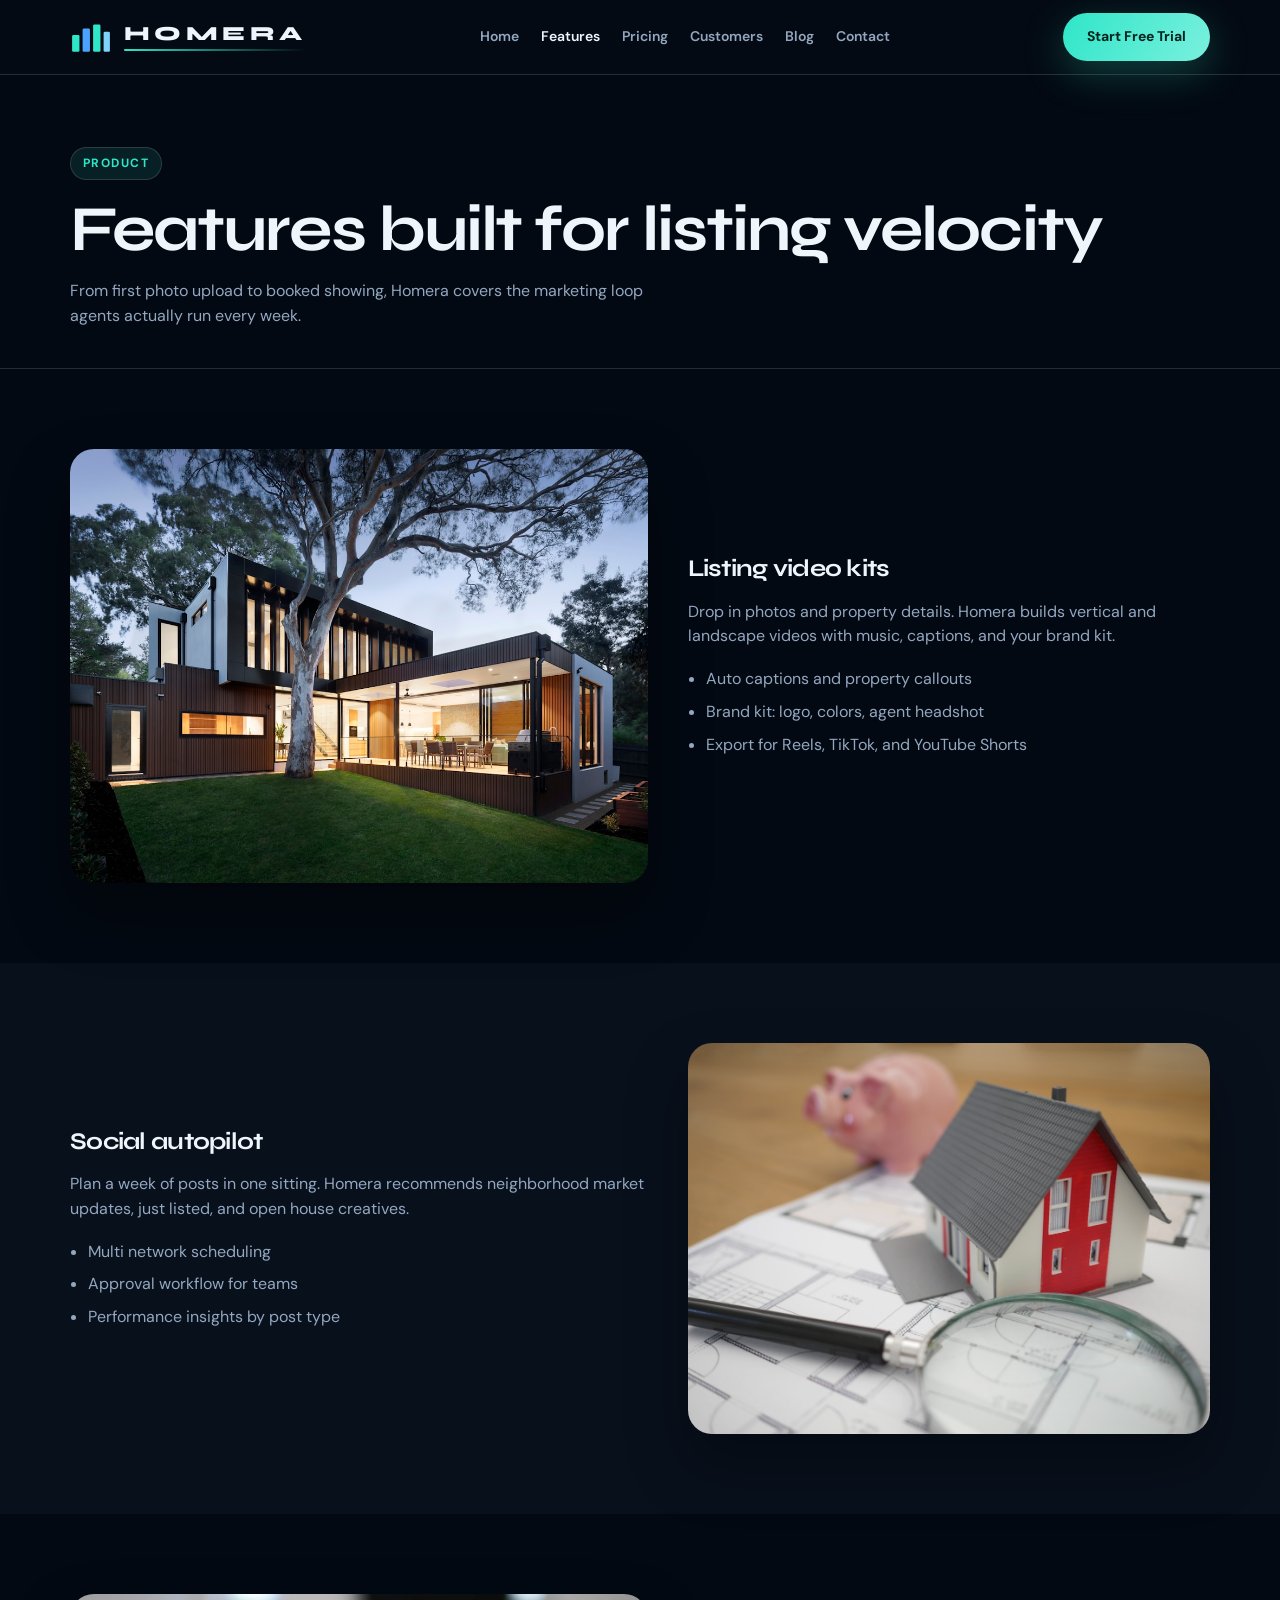
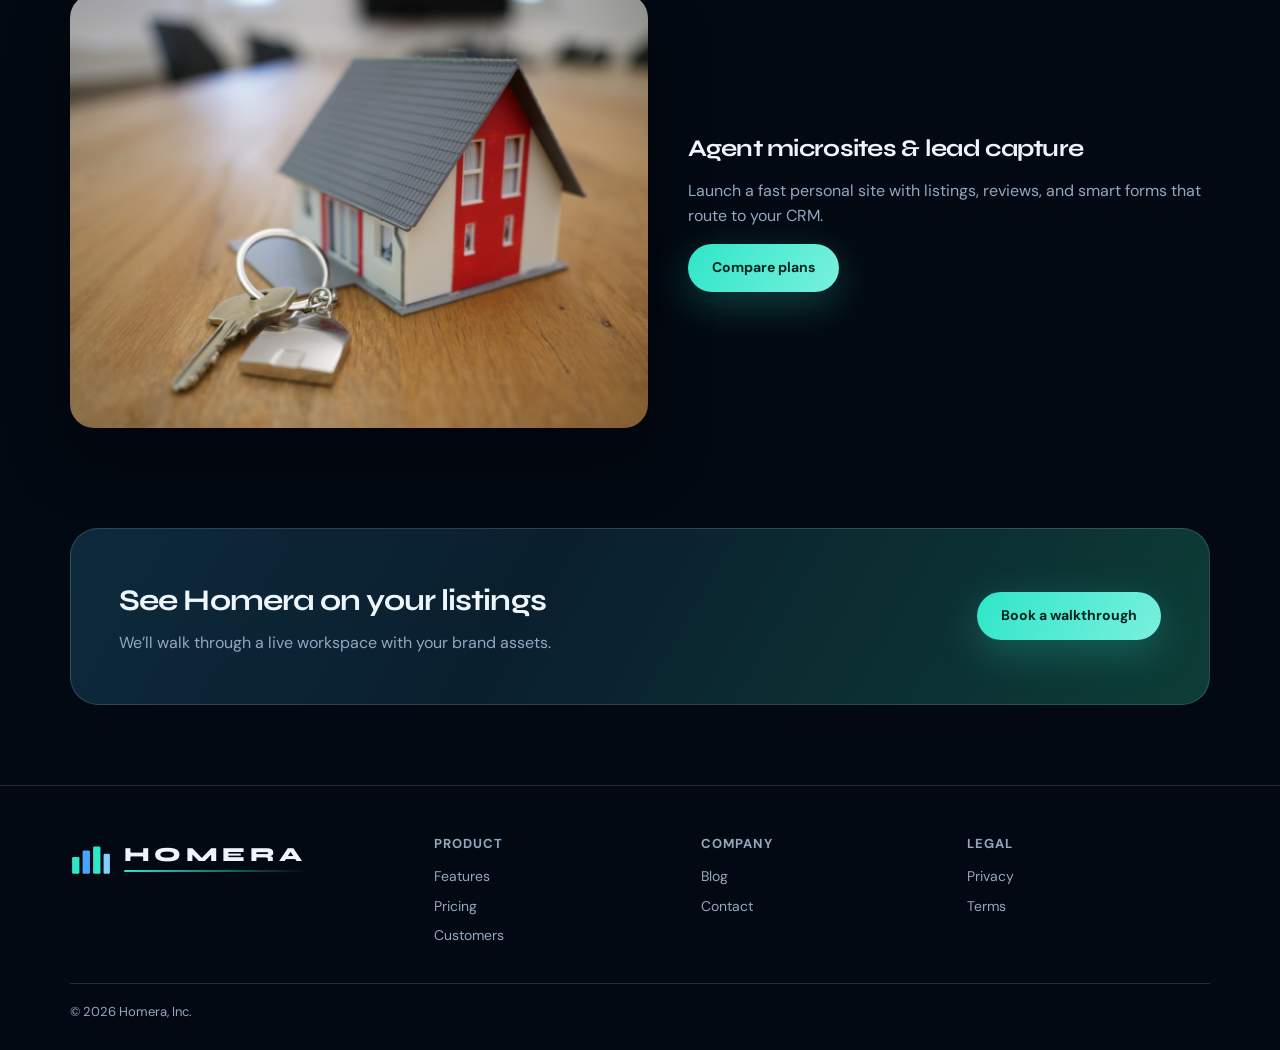
<file: features.html>
<!DOCTYPE html>
<html lang="en">
<head>
  <meta charset="utf-8" />
  <meta name="viewport" content="width=device-width, initial-scale=1" />
  <title>Features | Homera</title>
  <link href="https://fonts.googleapis.com/css2?family=Syne:wght@600;700;800&family=DM+Sans:wght@400;500;600;700&display=swap" rel="stylesheet" />
  <link rel="stylesheet" href="styles.css" />
  <link rel="icon" href="favicon.svg" type="image/svg+xml"/>
  <meta name="theme-color" content="#050b14"/>
  <meta name="description" content="Marketing OS for real estate agents, listing videos, social autopilot, and agent microsites."/>
  <meta property="og:title" content="Features | Homera"/>
  <meta property="og:description" content="Marketing OS for real estate agents, listing videos, social autopilot, and agent microsites."/>
  <meta property="og:type" content="website"/>
  <meta property="og:url" content="https://mryamaslam.github.io/homera/"/>
  <meta name="twitter:card" content="summary_large_image"/>
</head>
<body>
<a class="skip-link" href="#main">Skip to content</a>
  <header>
    <div class="wrap nav">
      <a class="logo logo-homera" href="index.html" aria-label="Homera home"><svg class="logo-icon" viewBox="0 0 40 32" aria-hidden="true"><rect x="2" y="14" width="7" height="16" rx="1.2" fill="#2fe6c8"/><rect x="12" y="8" width="7" height="22" rx="1.2" fill="#4aa3ff"/><rect x="22" y="4" width="7" height="26" rx="1.2" fill="#2fe6c8"/><rect x="32" y="11" width="6" height="19" rx="1.2" fill="#7dd3fc"/></svg><span class="logo-copy"><span class="logo-name">HOMERA</span><span class="logo-rule"></span></span></a>
      <button class="nav-toggle" id="navToggle" aria-label="Menu">☰</button>
      <nav class="nav-links" id="navLinks">
        <a href="index.html">Home</a>
        <a class="active" href="features.html">Features</a>
        <a href="pricing.html">Pricing</a>
        <a href="customers.html">Customers</a>
        <a href="blog.html">Blog</a>
        <a href="contact.html">Contact</a>
      </nav>
      <a class="btn btn-primary" href="contact.html">Start Free Trial</a>
    </div>
  </header>
<main id="main">

  <div class="page-hero">
    <div class="wrap">
      <span class="eyebrow">Product</span>
      <h1>Features built for listing velocity</h1>
      <p>From first photo upload to booked showing, Homera covers the marketing loop agents actually run every week.</p>
    </div>
  </div>

  <section>
    <div class="wrap grid-2">
      <img class="split-img" src="images/home.jpg" alt="Featured property photography" / loading="lazy" decoding="async">
      <div>
        <h2>Listing video kits</h2>
        <p class="muted" style="margin:12px 0 16px">Drop in photos and property details. Homera builds vertical and landscape videos with music, captions, and your brand kit.</p>
        <ul class="list">
          <li>Auto captions and property callouts</li>
          <li>Brand kit: logo, colors, agent headshot</li>
          <li>Export for Reels, TikTok, and YouTube Shorts</li>
        </ul>
      </div>
    </div>
  </section>

  <section style="background:#08101c">
    <div class="wrap grid-2">
      <div>
        <h2>Social autopilot</h2>
        <p class="muted" style="margin:12px 0 16px">Plan a week of posts in one sitting. Homera recommends neighborhood market updates, just listed, and open house creatives.</p>
        <ul class="list">
          <li>Multi network scheduling</li>
          <li>Approval workflow for teams</li>
          <li>Performance insights by post type</li>
        </ul>
      </div>
      <img class="split-img" src="images/agent.jpg" alt="Agent reviewing campaign results" / loading="lazy" decoding="async">
    </div>
  </section>

  <section>
    <div class="wrap grid-2">
      <img class="split-img" src="images/keys.jpg" alt="Closing day keys handoff" / loading="lazy" decoding="async">
      <div>
        <h2>Agent microsites & lead capture</h2>
        <p class="muted" style="margin:12px 0 16px">Launch a fast personal site with listings, reviews, and smart forms that route to your CRM.</p>
        <a class="btn btn-primary" href="pricing.html">Compare plans</a>
      </div>
    </div>
  </section>

  <div class="wrap">
    <div class="cta-band">
      <div>
        <h2>See Homera on your listings</h2>
        <p>We’ll walk through a live workspace with your brand assets.</p>
      </div>
      <a class="btn btn-primary" href="contact.html">Book a walkthrough</a>
    </div>
  </div>

  </main>
<footer>
    <div class="wrap">
      <div class="footer-grid">
        <div><a class="logo logo-homera" href="index.html" aria-label="Homera home"><svg class="logo-icon" viewBox="0 0 40 32" aria-hidden="true"><rect x="2" y="14" width="7" height="16" rx="1.2" fill="#2fe6c8"/><rect x="12" y="8" width="7" height="22" rx="1.2" fill="#4aa3ff"/><rect x="22" y="4" width="7" height="26" rx="1.2" fill="#2fe6c8"/><rect x="32" y="11" width="6" height="19" rx="1.2" fill="#7dd3fc"/></svg><span class="logo-copy"><span class="logo-name">HOMERA</span><span class="logo-rule"></span></span></a></div>
        <div><h4>Product</h4><a href="features.html">Features</a><a href="pricing.html">Pricing</a><a href="customers.html">Customers</a></div>
        <div><h4>Company</h4><a href="blog.html">Blog</a><a href="contact.html">Contact</a></div>
        <div><h4>Legal</h4><a href="privacy.html">Privacy</a><a href="terms.html">Terms</a></div>
      </div>
      <div class="footer-bottom">© 2026 Homera, Inc.</div>
    </div>
  </footer>
  <script src="app.js"></script>
<div class="cookie-bar" id="cookieBar" role="dialog" aria-live="polite"><p>We use local storage for cart/demo preferences. See our <a href="privacy.html">Privacy</a>.</p><button type="button" class="btn btn-solid btn-primary btn-teal btn-red btn-sky" id="cookieAccept">Got it</button></div>
<button type="button" class="to-top" id="toTop" aria-label="Back to top">↑</button>
</body>
</html>
</file>
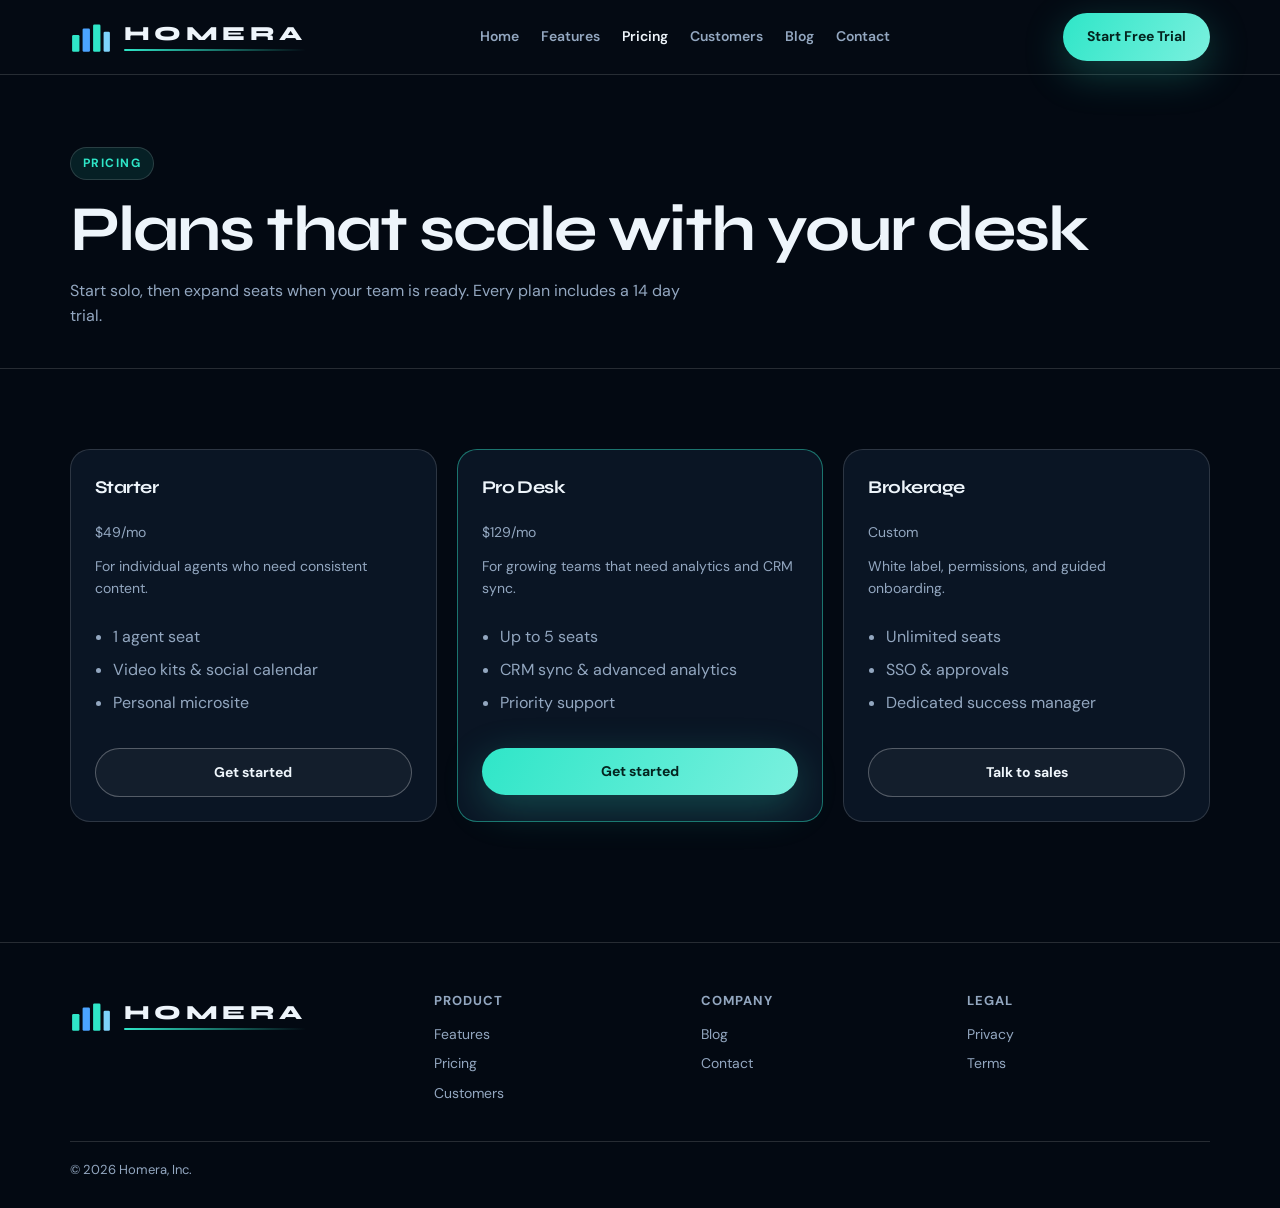
<file: pricing.html>
<!DOCTYPE html>
<html lang="en">
<head>
  <meta charset="utf-8" />
  <meta name="viewport" content="width=device-width, initial-scale=1" />
  <title>Pricing | Homera</title>
  <link href="https://fonts.googleapis.com/css2?family=Syne:wght@600;700;800&family=DM+Sans:wght@400;500;600;700&display=swap" rel="stylesheet" />
  <link rel="stylesheet" href="styles.css" />
  <link rel="icon" href="favicon.svg" type="image/svg+xml"/>
  <meta name="theme-color" content="#050b14"/>
  <meta name="description" content="Marketing OS for real estate agents, listing videos, social autopilot, and agent microsites."/>
  <meta property="og:title" content="Pricing | Homera"/>
  <meta property="og:description" content="Marketing OS for real estate agents, listing videos, social autopilot, and agent microsites."/>
  <meta property="og:type" content="website"/>
  <meta property="og:url" content="https://mryamaslam.github.io/homera/"/>
  <meta name="twitter:card" content="summary_large_image"/>
</head>
<body>
<a class="skip-link" href="#main">Skip to content</a>
  <header>
    <div class="wrap nav">
      <a class="logo logo-homera" href="index.html" aria-label="Homera home"><svg class="logo-icon" viewBox="0 0 40 32" aria-hidden="true"><rect x="2" y="14" width="7" height="16" rx="1.2" fill="#2fe6c8"/><rect x="12" y="8" width="7" height="22" rx="1.2" fill="#4aa3ff"/><rect x="22" y="4" width="7" height="26" rx="1.2" fill="#2fe6c8"/><rect x="32" y="11" width="6" height="19" rx="1.2" fill="#7dd3fc"/></svg><span class="logo-copy"><span class="logo-name">HOMERA</span><span class="logo-rule"></span></span></a>
      <button class="nav-toggle" id="navToggle" aria-label="Menu">☰</button>
      <nav class="nav-links" id="navLinks">
        <a href="index.html">Home</a>
        <a href="features.html">Features</a>
        <a class="active" href="pricing.html">Pricing</a>
        <a href="customers.html">Customers</a>
        <a href="blog.html">Blog</a>
        <a href="contact.html">Contact</a>
      </nav>
      <a class="btn btn-primary" href="contact.html">Start Free Trial</a>
    </div>
  </header>
<main id="main">

  <div class="page-hero">
    <div class="wrap">
      <span class="eyebrow">Pricing</span>
      <h1>Plans that scale with your desk</h1>
      <p>Start solo, then expand seats when your team is ready. Every plan includes a 14 day trial.</p>
    </div>
  </div>

  <section>
    <div class="wrap grid-3">
      <article class="card">
        <h3>Starter</h3>
        <p class="price">$49<span>/mo</span></p>
        <p class="muted">For individual agents who need consistent content.</p>
        <ul class="list">
          <li>1 agent seat</li>
          <li>Video kits & social calendar</li>
          <li>Personal microsite</li>
        </ul>
        <a class="btn btn-ghost btn-full" href="contact.html?plan=starter">Get started</a>
      </article>
      <article class="card" style="border-color:rgba(47,230,200,.45)">
        <h3>Pro Desk</h3>
        <p class="price">$129<span>/mo</span></p>
        <p class="muted">For growing teams that need analytics and CRM sync.</p>
        <ul class="list">
          <li>Up to 5 seats</li>
          <li>CRM sync & advanced analytics</li>
          <li>Priority support</li>
        </ul>
        <a class="btn btn-primary btn-full" href="contact.html?plan=pro">Get started</a>
      </article>
      <article class="card">
        <h3>Brokerage</h3>
        <p class="price">Custom</p>
        <p class="muted">White label, permissions, and guided onboarding.</p>
        <ul class="list">
          <li>Unlimited seats</li>
          <li>SSO & approvals</li>
          <li>Dedicated success manager</li>
        </ul>
        <a class="btn btn-ghost btn-full" href="contact.html?plan=brokerage">Talk to sales</a>
      </article>
    </div>
  </section>

  </main>
<footer>
    <div class="wrap">
      <div class="footer-grid">
        <div><a class="logo logo-homera" href="index.html" aria-label="Homera home"><svg class="logo-icon" viewBox="0 0 40 32" aria-hidden="true"><rect x="2" y="14" width="7" height="16" rx="1.2" fill="#2fe6c8"/><rect x="12" y="8" width="7" height="22" rx="1.2" fill="#4aa3ff"/><rect x="22" y="4" width="7" height="26" rx="1.2" fill="#2fe6c8"/><rect x="32" y="11" width="6" height="19" rx="1.2" fill="#7dd3fc"/></svg><span class="logo-copy"><span class="logo-name">HOMERA</span><span class="logo-rule"></span></span></a></div>
        <div><h4>Product</h4><a href="features.html">Features</a><a href="pricing.html">Pricing</a><a href="customers.html">Customers</a></div>
        <div><h4>Company</h4><a href="blog.html">Blog</a><a href="contact.html">Contact</a></div>
        <div><h4>Legal</h4><a href="privacy.html">Privacy</a><a href="terms.html">Terms</a></div>
      </div>
      <div class="footer-bottom">© 2026 Homera, Inc.</div>
    </div>
  </footer>
  <script src="app.js"></script>
<div class="cookie-bar" id="cookieBar" role="dialog" aria-live="polite"><p>We use local storage for cart/demo preferences. See our <a href="privacy.html">Privacy</a>.</p><button type="button" class="btn btn-solid btn-primary btn-teal btn-red btn-sky" id="cookieAccept">Got it</button></div>
<button type="button" class="to-top" id="toTop" aria-label="Back to top">↑</button>
</body>
</html>
</file>
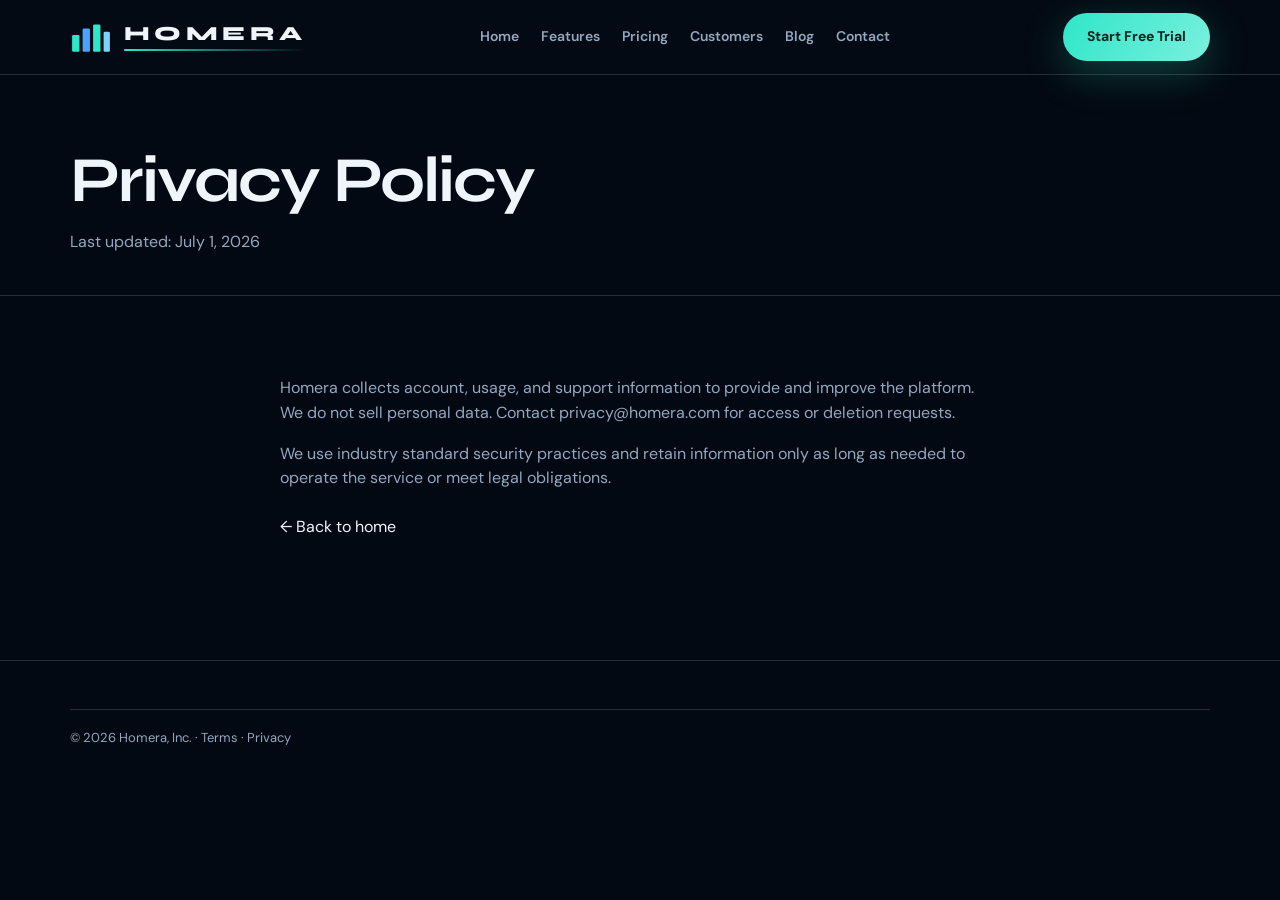
<file: privacy.html>
<!DOCTYPE html>
<html lang="en">
<head>
  <meta charset="utf-8" />
  <meta name="viewport" content="width=device-width, initial-scale=1" />
  <title>Privacy Policy | Homera</title>
  <link href="https://fonts.googleapis.com/css2?family=Syne:wght@600;700;800&family=DM+Sans:wght@400;500;600;700&display=swap" rel="stylesheet" />
  <link rel="stylesheet" href="styles.css" />
  <link rel="icon" href="favicon.svg" type="image/svg+xml"/>
  <meta name="theme-color" content="#050b14"/>
  <meta name="description" content="Marketing OS for real estate agents, listing videos, social autopilot, and agent microsites."/>
  <meta property="og:title" content="Privacy Policy | Homera"/>
  <meta property="og:description" content="Marketing OS for real estate agents, listing videos, social autopilot, and agent microsites."/>
  <meta property="og:type" content="website"/>
  <meta property="og:url" content="https://mryamaslam.github.io/homera/"/>
  <meta name="twitter:card" content="summary_large_image"/>
</head>
<body>
<a class="skip-link" href="#main">Skip to content</a>
  <header>
    <div class="wrap nav">
      <a class="logo logo-homera" href="index.html" aria-label="Homera home"><svg class="logo-icon" viewBox="0 0 40 32" aria-hidden="true"><rect x="2" y="14" width="7" height="16" rx="1.2" fill="#2fe6c8"/><rect x="12" y="8" width="7" height="22" rx="1.2" fill="#4aa3ff"/><rect x="22" y="4" width="7" height="26" rx="1.2" fill="#2fe6c8"/><rect x="32" y="11" width="6" height="19" rx="1.2" fill="#7dd3fc"/></svg><span class="logo-copy"><span class="logo-name">HOMERA</span><span class="logo-rule"></span></span></a>
      <button class="nav-toggle" id="navToggle" aria-label="Menu">☰</button>
      <nav class="nav-links" id="navLinks">
        <a href="index.html">Home</a><a href="features.html">Features</a><a href="pricing.html">Pricing</a>
        <a href="customers.html">Customers</a><a href="blog.html">Blog</a><a href="contact.html">Contact</a>
      </nav>
      <a class="btn btn-primary" href="contact.html">Start Free Trial</a>
    </div>
  </header>
<main id="main">
  <div class="page-hero"><div class="wrap"><h1>Privacy Policy</h1><p>Last updated: July 1, 2026</p></div></div>
  <section>
    <div class="wrap" style="max-width:720px">
      <p class="muted">Homera collects account, usage, and support information to provide and improve the platform. We do not sell personal data. Contact <a href="mailto:privacy@homera.com">privacy@homera.com</a> for access or deletion requests.</p>
      <p class="muted" style="margin-top:16px">We use industry standard security practices and retain information only as long as needed to operate the service or meet legal obligations.</p>
      <p style="margin-top:24px"><a href="index.html">← Back to home</a></p>
    </div>
  </section>
  </main>
<footer><div class="wrap"><div class="footer-bottom">© 2026 Homera, Inc. · <a href="terms.html">Terms</a> · <a href="privacy.html">Privacy</a></div></div></footer>
  <script src="app.js"></script>
<div class="cookie-bar" id="cookieBar" role="dialog" aria-live="polite"><p>We use local storage for cart/demo preferences. See our <a href="privacy.html">Privacy</a>.</p><button type="button" class="btn btn-solid btn-primary btn-teal btn-red btn-sky" id="cookieAccept">Got it</button></div>
<button type="button" class="to-top" id="toTop" aria-label="Back to top">↑</button>
</body>
</html>
</file>
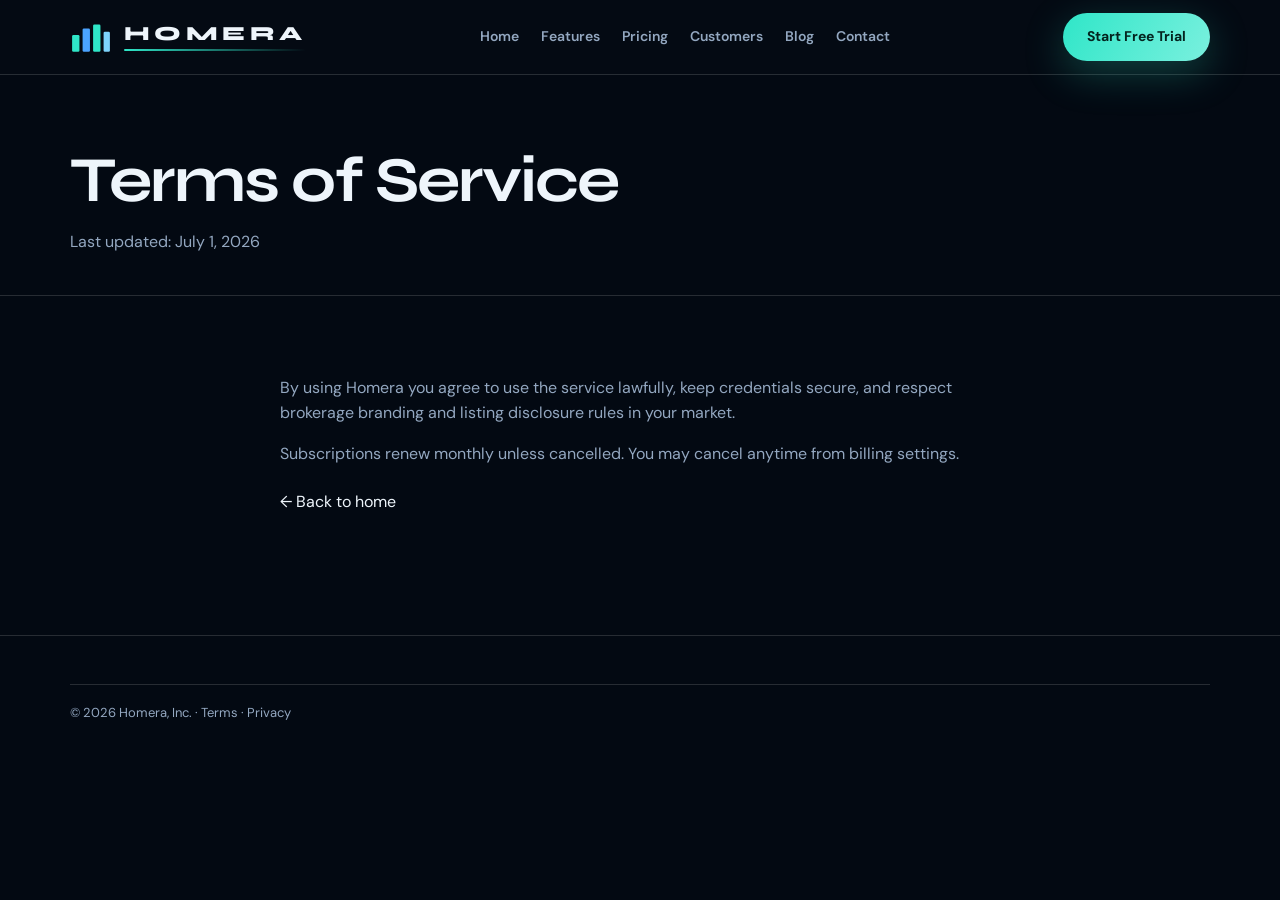
<file: terms.html>
<!DOCTYPE html>
<html lang="en">
<head>
  <meta charset="utf-8" />
  <meta name="viewport" content="width=device-width, initial-scale=1" />
  <title>Terms of Service | Homera</title>
  <link href="https://fonts.googleapis.com/css2?family=Syne:wght@600;700;800&family=DM+Sans:wght@400;500;600;700&display=swap" rel="stylesheet" />
  <link rel="stylesheet" href="styles.css" />
  <link rel="icon" href="favicon.svg" type="image/svg+xml"/>
  <meta name="theme-color" content="#050b14"/>
  <meta name="description" content="Marketing OS for real estate agents, listing videos, social autopilot, and agent microsites."/>
  <meta property="og:title" content="Terms of Service | Homera"/>
  <meta property="og:description" content="Marketing OS for real estate agents, listing videos, social autopilot, and agent microsites."/>
  <meta property="og:type" content="website"/>
  <meta property="og:url" content="https://mryamaslam.github.io/homera/"/>
  <meta name="twitter:card" content="summary_large_image"/>
</head>
<body>
<a class="skip-link" href="#main">Skip to content</a>
  <header>
    <div class="wrap nav">
      <a class="logo logo-homera" href="index.html" aria-label="Homera home"><svg class="logo-icon" viewBox="0 0 40 32" aria-hidden="true"><rect x="2" y="14" width="7" height="16" rx="1.2" fill="#2fe6c8"/><rect x="12" y="8" width="7" height="22" rx="1.2" fill="#4aa3ff"/><rect x="22" y="4" width="7" height="26" rx="1.2" fill="#2fe6c8"/><rect x="32" y="11" width="6" height="19" rx="1.2" fill="#7dd3fc"/></svg><span class="logo-copy"><span class="logo-name">HOMERA</span><span class="logo-rule"></span></span></a>
      <button class="nav-toggle" id="navToggle" aria-label="Menu">☰</button>
      <nav class="nav-links" id="navLinks">
        <a href="index.html">Home</a><a href="features.html">Features</a><a href="pricing.html">Pricing</a>
        <a href="customers.html">Customers</a><a href="blog.html">Blog</a><a href="contact.html">Contact</a>
      </nav>
      <a class="btn btn-primary" href="contact.html">Start Free Trial</a>
    </div>
  </header>
<main id="main">
  <div class="page-hero"><div class="wrap"><h1>Terms of Service</h1><p>Last updated: July 1, 2026</p></div></div>
  <section>
    <div class="wrap" style="max-width:720px">
      <p class="muted">By using Homera you agree to use the service lawfully, keep credentials secure, and respect brokerage branding and listing disclosure rules in your market.</p>
      <p class="muted" style="margin-top:16px">Subscriptions renew monthly unless cancelled. You may cancel anytime from billing settings.</p>
      <p style="margin-top:24px"><a href="index.html">← Back to home</a></p>
    </div>
  </section>
  </main>
<footer><div class="wrap"><div class="footer-bottom">© 2026 Homera, Inc. · <a href="terms.html">Terms</a> · <a href="privacy.html">Privacy</a></div></div></footer>
  <script src="app.js"></script>
<div class="cookie-bar" id="cookieBar" role="dialog" aria-live="polite"><p>We use local storage for cart/demo preferences. See our <a href="privacy.html">Privacy</a>.</p><button type="button" class="btn btn-solid btn-primary btn-teal btn-red btn-sky" id="cookieAccept">Got it</button></div>
<button type="button" class="to-top" id="toTop" aria-label="Back to top">↑</button>
</body>
</html>
</file>
<file: styles.css>
﻿/* Homera â€” shared styles */
:root {
  --bg: #050b14; --card: #0c1624; --text: #f3f7fb; --muted: #8fa3bc;
  --accent: #2fe6c8; --blue: #3b9cff; --line: rgba(255,255,255,.1);
  --ease: cubic-bezier(.22,1,.36,1);
}
* { box-sizing: border-box; margin: 0; padding: 0; }
html { scroll-behavior: smooth; }
body { font-family: "DM Sans", system-ui, sans-serif; background: var(--bg); color: var(--text); line-height: 1.55; }
a { color: inherit; text-decoration: none; }
img { max-width: 100%; display: block; }
.wrap { width: min(1140px, calc(100% - 40px)); margin: 0 auto; }
.btn {
  display: inline-flex; align-items: center; justify-content: center; gap: 8px;
  border-radius: 999px; padding: 13px 24px; font-weight: 700; font-size: 14px; border: 0; cursor: pointer;
  transition: transform .35s var(--ease), box-shadow .35s;
  font-family: inherit;
}
.btn:hover { transform: translateY(-3px); }
.btn-primary { background: linear-gradient(120deg, var(--accent), #7af0de); color: #04241f; box-shadow: 0 12px 40px rgba(47,230,200,.25); }
.btn-ghost { border: 1px solid var(--line); background: rgba(255,255,255,.04); color: var(--text); }
.btn-full { width: 100%; }

header {
  position: sticky; top: 0; z-index: 50; backdrop-filter: blur(18px);
  background: rgba(5,11,20,.82); border-bottom: 1px solid var(--line);
}
.nav { display: flex; align-items: center; justify-content: space-between; min-height: 74px; gap: 16px; }
.logo { font-family: Syne, sans-serif; font-weight: 800; font-size: 26px; letter-spacing: -.03em; }
.logo span { color: var(--accent); }
.nav-links { display: flex; gap: 22px; color: var(--muted); font-size: 14px; font-weight: 600; }
.nav-links a:hover, .nav-links a.active { color: var(--text); }
.nav-toggle { display: none; background: none; border: 0; color: #fff; font-size: 22px; cursor: pointer; }
.nav-links.open { display: flex; }

.hero-full {
  position: relative; min-height: 88vh; display: grid; align-items: center;
  background-size: cover; background-position: center;
}
.hero-full::before {
  content: ""; position: absolute; inset: 0;
  background: linear-gradient(100deg, rgba(5,11,20,.92) 20%, rgba(5,11,20,.55) 70%, rgba(5,11,20,.35));
}
.hero-full .wrap { position: relative; z-index: 1; padding: 80px 0; }
.eyebrow {
  display: inline-flex; align-items: center; gap: 8px; padding: 6px 12px; border-radius: 999px;
  border: 1px solid var(--line); background: rgba(47,230,200,.1); color: var(--accent);
  font-size: 12px; font-weight: 700; letter-spacing: .12em; text-transform: uppercase; margin-bottom: 16px;
}
h1, h2, h3 { font-family: Syne, sans-serif; letter-spacing: -.03em; }
h1 { font-size: clamp(38px, 5.5vw, 64px); line-height: 1.05; margin-bottom: 16px; max-width: 14ch; }
h1 .grad {
  background: linear-gradient(110deg, #fff, var(--accent), var(--blue));
  -webkit-background-clip: text; background-clip: text; color: transparent;
}
.lead { color: var(--muted); font-size: 18px; max-width: 38ch; margin-bottom: 28px; }
.hero-actions { display: flex; flex-wrap: wrap; gap: 12px; }

.page-hero { padding: 72px 0 40px; border-bottom: 1px solid var(--line); }
.page-hero h1 { max-width: none; }
.page-hero p { color: var(--muted); max-width: 56ch; margin-top: 12px; }

section { padding: 80px 0; }
.section-head { max-width: 620px; margin-bottom: 40px; }
.section-head h2 { font-size: clamp(28px, 3.5vw, 40px); margin: 10px 0 12px; }
.section-head p { color: var(--muted); }

.grid-3 { display: grid; grid-template-columns: repeat(3, 1fr); gap: 20px; }
.grid-2 { display: grid; grid-template-columns: 1.05fr .95fr; gap: 40px; align-items: center; }
.card {
  background: var(--card); border: 1px solid var(--line); border-radius: 20px; padding: 24px;
  transition: transform .4s var(--ease), border-color .3s;
}
.card:hover { transform: translateY(-8px); border-color: rgba(47,230,200,.35); }
.card img { border-radius: 14px; aspect-ratio: 16/10; object-fit: cover; margin-bottom: 16px; width: 100%; }
.card h3 { font-size: 18px; margin-bottom: 8px; }
.card p { color: var(--muted); font-size: 14px; }
.price { font-size: 36px; margin: 12px 0; }
.price span { font-size: 14px; color: var(--muted); font-family: "DM Sans", sans-serif; }

.split-img { border-radius: 24px; aspect-ratio: 4/3; object-fit: cover; width: 100%; box-shadow: 0 30px 60px rgba(0,0,0,.35); }
.muted { color: var(--muted); }
.list { margin: 18px 0 24px; padding-left: 18px; color: var(--muted); }
.list li { margin: 8px 0; }

.cta-band {
  margin: 20px 0 80px; border-radius: 28px; padding: 48px;
  background: linear-gradient(120deg, #0d2a3c, #0a1f2e 40%, #0d3d36);
  border: 1px solid var(--line);
  display: flex; justify-content: space-between; align-items: center; gap: 24px; flex-wrap: wrap;
}
.cta-band h2 { font-size: 30px; }
.cta-band p { color: var(--muted); margin-top: 8px; }

.faq details {
  border: 1px solid var(--line); border-radius: 14px; padding: 16px 18px; margin-bottom: 10px; background: var(--card);
}
.faq summary { cursor: pointer; font-weight: 700; list-style: none; }
.faq summary::-webkit-details-marker { display: none; }
.faq details p { color: var(--muted); margin-top: 10px; font-size: 14px; }

.form { display: grid; gap: 14px; max-width: 560px; }
.form label { font-size: 13px; font-weight: 700; }
.form input, .form textarea, .form select {
  width: 100%; padding: 13px 14px; border-radius: 12px; border: 1px solid var(--line);
  background: #08111d; color: var(--text); font: inherit; outline: none;
}
.form input:focus, .form textarea:focus { border-color: var(--accent); }
.form-success {
  display: none; padding: 16px; border-radius: 12px; background: rgba(47,230,200,.12);
  border: 1px solid rgba(47,230,200,.35); color: var(--accent); font-weight: 600;
}
.form-success.show { display: block; }

.blog-card time { color: var(--muted); font-size: 12px; }
.testimonial { position: relative; }
.testimonial .who { display: flex; gap: 12px; align-items: center; margin-top: 16px; }
.testimonial .who img { width: 44px; height: 44px; border-radius: 50%; object-fit: cover; }
.testimonial .who strong { display: block; font-size: 14px; }
.testimonial .who span { color: var(--muted); font-size: 12px; }

footer { border-top: 1px solid var(--line); padding: 48px 0 28px; margin-top: 40px; }
.footer-grid { display: grid; grid-template-columns: 1.4fr 1fr 1fr 1fr; gap: 24px; margin-bottom: 28px; }
.footer-grid h4 { font-size: 13px; letter-spacing: .08em; text-transform: uppercase; color: var(--muted); margin-bottom: 12px; }
.footer-grid a { display: block; color: var(--muted); font-size: 14px; margin: 8px 0; }
.footer-grid a:hover { color: var(--text); }
.footer-bottom { color: var(--muted); font-size: 13px; border-top: 1px solid var(--line); padding-top: 18px; }

.reveal { opacity: 0; transform: translateY(28px); transition: .75s var(--ease); }
.reveal.in { opacity: 1; transform: none; }

@media (max-width: 900px) {
  .nav-toggle { display: block; }
  .nav-links {
    display: none; position: absolute; left: 0; right: 0; top: 74px;
    flex-direction: column; background: #08111d; padding: 16px 20px 20px; border-bottom: 1px solid var(--line);
  }
  .nav-links.open { display: flex; }
  .grid-3, .grid-2, .footer-grid { grid-template-columns: 1fr; }
  .hero-full { min-height: 78vh; }
}

/* ---- professional sections ---- */
.stats-strip{display:grid;grid-template-columns:repeat(4,1fr);gap:16px;margin:0}
.stat-box{text-align:center;padding:28px 16px;border:1px solid var(--line,rgba(255,255,255,.1));border-radius:18px;background:var(--card,rgba(255,255,255,.04))}
.stat-box b{display:block;font-size:clamp(28px,3vw,40px);letter-spacing:-.03em;margin-bottom:6px}
.stat-box span{font-size:13px;opacity:.75}
.logos-row{display:flex;flex-wrap:wrap;gap:18px 32px;align-items:center;justify-content:center;opacity:.7;font-weight:700;letter-spacing:.06em;font-size:13px;text-transform:uppercase}
.logos-row span{padding:10px 14px;border:1px solid var(--line,rgba(0,0,0,.08));border-radius:999px}
.process{display:grid;grid-template-columns:repeat(4,1fr);gap:16px;counter-reset:step}
.process .step{position:relative;padding:22px;border-radius:18px;border:1px solid var(--line,rgba(255,255,255,.1));background:var(--card,rgba(255,255,255,.03))}
.process .step::before{counter-increment:step;content:counter(step,decimal-leading-zero);display:block;font-weight:800;font-size:22px;margin-bottom:10px;opacity:.9}
.process .step h3{margin-bottom:8px;font-size:17px}
.process .step p{font-size:14px;opacity:.75;line-height:1.55}
.integrations{display:grid;grid-template-columns:repeat(6,1fr);gap:10px}
.integrations div{text-align:center;padding:16px 8px;border-radius:14px;border:1px solid var(--line,rgba(255,255,255,.1));font-size:12px;font-weight:700}
.newsletter{display:grid;grid-template-columns:1.2fr .8fr;gap:20px;align-items:center;padding:36px;border-radius:24px;border:1px solid var(--line,rgba(255,255,255,.1))}
.newsletter form{display:flex;gap:10px;flex-wrap:wrap}
.newsletter input{flex:1;min-width:200px;padding:13px 14px;border-radius:12px;border:1px solid var(--line,rgba(255,255,255,.15));font:inherit;background:transparent;color:inherit}
.contact-grid{display:grid;grid-template-columns:1.1fr .9fr;gap:28px;align-items:start}
.contact-cards{display:grid;gap:12px}
.contact-card{padding:18px;border-radius:16px;border:1px solid var(--line,rgba(255,255,255,.1));background:var(--card,rgba(255,255,255,.03))}
.contact-card h4{margin-bottom:6px;font-size:15px}
.contact-card p{font-size:14px;opacity:.75;line-height:1.5}
.form-row{display:grid;grid-template-columns:1fr 1fr;gap:12px}
.map-box{border-radius:18px;min-height:220px;border:1px solid var(--line,rgba(255,255,255,.1));display:grid;place-items:center;padding:24px;text-align:center;background:linear-gradient(145deg,rgba(127,127,127,.08),rgba(127,127,127,.02))}
.quote-band{padding:40px;border-radius:24px;border:1px solid var(--line,rgba(255,255,255,.1));text-align:center}
.quote-band blockquote{font-size:clamp(20px,2.6vw,28px);line-height:1.4;max-width:40ch;margin:0 auto 16px;letter-spacing:-.02em}
@media(max-width:900px){
  .stats-strip,.process,.integrations,.newsletter,.contact-grid,.form-row{grid-template-columns:1fr 1fr}
  .integrations{grid-template-columns:repeat(3,1fr)}
  .newsletter,.contact-grid{grid-template-columns:1fr}
  .process{grid-template-columns:1fr}
}

/* ==== frontend polish: alignment, FAQ, sections ==== */
.section-tight { padding: 36px 0 !important; }
.section-head { max-width: 640px; }
.section-head.center { text-align: center; margin-left: auto; margin-right: auto; }
.section-head.center + .stats-strip,
.section-head.center + .process,
.section-head.center + .grid-3,
.section-head.center + .faq,
.section-head.center + .integrations { }

.grid-3 > .card,
.grid > .product,
.grid > .card {
  height: 100%;
  display: flex;
  flex-direction: column;
}
.card p:last-child { margin-top: auto; }

/* FAQ â€” professional accordion */
.faq {
  max-width: 760px;
  margin: 0 auto;
  display: grid;
  gap: 12px;
}
.faq details {
  border: 1px solid var(--line, rgba(255,255,255,.12));
  border-radius: 16px;
  padding: 0;
  margin: 0;
  background: var(--card, rgba(255,255,255,.04));
  overflow: hidden;
  transition: border-color .25s, box-shadow .25s, transform .25s;
}
.faq details:hover {
  border-color: rgba(127,127,127,.35);
}
.faq details[open] {
  box-shadow: 0 12px 36px rgba(0,0,0,.08);
}
.faq summary {
  cursor: pointer;
  font-weight: 700;
  list-style: none;
  display: flex;
  align-items: center;
  justify-content: space-between;
  gap: 16px;
  padding: 18px 20px;
  line-height: 1.35;
  font-size: 15px;
}
.faq summary::-webkit-details-marker { display: none; }
.faq summary::after {
  content: "+";
  flex: 0 0 auto;
  width: 28px;
  height: 28px;
  border-radius: 50%;
  display: grid;
  place-items: center;
  font-size: 18px;
  font-weight: 600;
  line-height: 1;
  border: 1px solid var(--line, rgba(127,127,127,.25));
  opacity: .85;
  transition: transform .25s, background .25s;
}
.faq details[open] summary::after {
  content: "–";
  transform: none;
  background: rgba(127,127,127,.08);
}
.faq details p {
  margin: 0;
  padding: 0 20px 18px;
  color: var(--muted, #6b7280);
  font-size: 14px;
  line-height: 1.65;
  max-width: 62ch;
}

/* Process polish */
.process {
  align-items: stretch;
}
.process .step {
  height: 100%;
  display: flex;
  flex-direction: column;
}
.process .step::before {
  font-variant-numeric: tabular-nums;
  letter-spacing: .04em;
  margin-bottom: 14px;
}

/* Stats / logos alignment */
.stats-strip {
  align-items: stretch;
}
.stat-box {
  display: flex;
  flex-direction: column;
  justify-content: center;
  min-height: 120px;
}
.logos-row {
  gap: 12px 14px;
  justify-content: center;
}

/* Newsletter / CTA alignment */
.newsletter {
  align-items: center;
}
.newsletter form {
  width: 100%;
  align-items: center;
}
.newsletter input {
  min-height: 48px;
}
.cta-band {
  align-items: center;
}

/* Contact form should fill grid column */
.contact-grid .form {
  max-width: none;
  width: 100%;
}
.form-row {
  align-items: start;
}
.form label {
  display: block;
  margin-bottom: 6px;
}
.form input[type="checkbox"] {
  width: auto;
  display: inline-block;
  vertical-align: middle;
}

/* Quote band */
.quote-band {
  max-width: 900px;
  margin-left: auto;
  margin-right: auto;
}

/* Integrations wrap nicely */
.integrations {
  align-items: stretch;
}
.integrations div {
  display: grid;
  place-items: center;
  min-height: 56px;
}

@media (max-width: 900px) {
  .stats-strip { grid-template-columns: 1fr 1fr !important; }
  .process { grid-template-columns: 1fr !important; }
  .integrations { grid-template-columns: repeat(3, 1fr) !important; }
  .newsletter, .contact-grid, .form-row { grid-template-columns: 1fr !important; }
  .faq summary { font-size: 14px; padding: 16px; }
  .faq details p { padding: 0 16px 16px; }
  .section-tight { padding: 28px 0 !important; }
}

.check-row label{display:flex;align-items:flex-start;gap:10px;font-weight:600;line-height:1.45;cursor:pointer}
.check-row input{margin-top:3px}
.nav{flex-wrap:wrap}
.nav .btn{white-space:nowrap}
@media(max-width:1100px){
  .nav-links{gap:14px;font-size:13px}
}

/* ---- UX readability / contrast / interaction fixes ---- */
/* ---- UX readability / contrast / interaction fixes ---- */
.stat-box span,
.process .step p,
.logos-row,
.contact-card p {
  opacity: 1 !important;
}
.stat-box span,
.process .step p {
  color: var(--muted) !important;
}
.faq details[open] summary::after {
  content: "–" !important;
}
.btn {
  transition: transform .35s var(--ease), background .25s ease, border-color .25s ease, box-shadow .25s ease, filter .25s ease !important;
}
input::placeholder,
textarea::placeholder {
  opacity: 1;
  color: #6b7f96;
}
.footer-grid a:hover {
  color: var(--ink, var(--text, #111));
}
.product.is-hidden,
[data-product].is-hidden {
  display: none !important;
}
.filter-panel {
  display: none;
  padding: 8px 0 12px;
  border-bottom: 1px solid var(--line, #e5e5e5);
}
.filter-group.open .filter-panel { display: block; }
.filter-group.open > button span { transform: rotate(45deg); display: inline-block; }
.filter-panel label {
  display: flex;
  align-items: center;
  gap: 8px;
  padding: 6px 0;
  font-size: 13px;
  font-weight: 500;
  cursor: pointer;
  color: var(--muted, #525252);
}
.filter-chip-row { display: flex; flex-wrap: wrap; gap: 8px; margin: 10px 0 16px; }
.filter-chip {
  border: 1px solid var(--line, #e5e5e5);
  background: #fff;
  border-radius: 999px;
  padding: 7px 12px;
  font: inherit;
  font-size: 12px;
  font-weight: 700;
  cursor: pointer;
}
.filter-chip.active {
  background: var(--ink, #171717);
  color: #fff;
  border-color: transparent;
}
.filter-empty {
  display: none;
  color: var(--muted);
  padding: 20px 0;
}
.filter-empty.show { display: block; }


/* Homera contrast */
.btn-ghost {
  border-color: rgba(255,255,255,.28) !important;
}
.btn-ghost:hover {
  background: rgba(255,255,255,.1) !important;
  border-color: rgba(47,230,200,.5) !important;
}
.btn-primary:hover {
  filter: brightness(1.08);
  box-shadow: 0 14px 40px rgba(47,230,200,.35);
}
input::placeholder,
textarea::placeholder {
  color: #7a8fa8 !important;
}
:root { --line: rgba(255,255,255,.16); }



/* ---- Reviews section ---- */
.reviews-grid {
  display: grid;
  grid-template-columns: repeat(3, 1fr);
  gap: 18px;
  margin-top: 8px;
}
.review-card {
  padding: 24px 22px;
  border-radius: 18px;
  border: 1px solid var(--line, rgba(127,127,127,.2));
  background: var(--card, var(--panel, #fff));
  display: flex;
  flex-direction: column;
  gap: 14px;
  height: 100%;
  transition: transform .35s var(--ease, ease);
}
.review-card:hover { transform: translateY(-6px); }
.review-stars {
  color: #f59e0b;
  letter-spacing: 2px;
  font-size: 14px;
  line-height: 1;
}
.review-card > p {
  font-size: 15px;
  line-height: 1.55;
  flex: 1;
  margin: 0;
}
.review-author {
  display: flex;
  align-items: center;
  gap: 12px;
  margin-top: 4px;
}
.review-avatar {
  width: 42px;
  height: 42px;
  border-radius: 50%;
  display: grid;
  place-items: center;
  font-weight: 800;
  font-size: 13px;
  letter-spacing: .02em;
  flex-shrink: 0;
}
.review-author strong {
  display: block;
  font-size: 14px;
}
.review-author .muted,
.review-author span:last-child {
  display: block;
  font-size: 12px;
  margin-top: 2px;
}
@media (max-width: 900px) {
  .reviews-grid { grid-template-columns: 1fr !important; }
}

/* ---- Modern standards baseline ---- */
:root {
  --bg: #030912;
  --card: #0a1524;
  --text: #eef5fb;
  --muted: #93a7c0;
  --accent: #2fe6c8;
  --blue: #4aa3ff;
  --line: rgba(255,255,255,.14);
  --radius: 18px;
  --focus: #2fe6c8;
}


/* ---- Modern standards baseline ---- */
:focus-visible {
  outline: 3px solid var(--focus, #2563eb);
  outline-offset: 3px;
}
.skip-link {
  position: absolute;
  left: 12px;
  top: -48px;
  z-index: 1000;
  background: var(--focus, #111);
  color: #fff;
  padding: 10px 14px;
  border-radius: 10px;
  font-weight: 700;
  font-size: 14px;
}
.skip-link:focus {
  top: 12px;
}
img { height: auto; }
@media (prefers-reduced-motion: reduce) {
  html { scroll-behavior: auto; }
  *, *::before, *::after {
    animation-duration: 0.01ms !important;
    animation-iteration-count: 1 !important;
    transition-duration: 0.01ms !important;
  }
  .reveal { opacity: 1 !important; transform: none !important; filter: none !important; }
}
.cookie-bar {
  position: fixed;
  left: 16px;
  right: 16px;
  bottom: 16px;
  z-index: 90;
  max-width: 720px;
  margin: 0 auto;
  display: none;
  align-items: center;
  justify-content: space-between;
  gap: 14px;
  padding: 14px 16px;
  border-radius: 14px;
  background: rgba(15,15,15,.94);
  color: #fff;
  border: 1px solid rgba(255,255,255,.12);
  box-shadow: 0 16px 40px rgba(0,0,0,.25);
  font-size: 14px;
  line-height: 1.4;
}
.cookie-bar.show { display: flex; flex-wrap: wrap; }
.cookie-bar a { color: #fff; text-decoration: underline; }
.cookie-bar .btn { margin: 0; }
.to-top {
  position: fixed;
  right: 18px;
  bottom: 18px;
  z-index: 80;
  width: 44px;
  height: 44px;
  border-radius: 50%;
  border: 0;
  cursor: pointer;
  display: none;
  place-items: center;
  font-weight: 800;
  background: var(--focus, #111);
  color: #fff;
  box-shadow: 0 10px 24px rgba(0,0,0,.2);
}
.to-top.show { display: grid; }
@media (max-width: 900px) {
  .cookie-bar { left: 10px; right: 10px; bottom: 10px; }
}

/* ---- Brand logo system ---- */
/* Homera logo — skyline bars + tracked wordmark */
.logo.logo-homera, .logo {
  display: inline-flex !important;
  align-items: center;
  gap: 12px;
  text-decoration: none;
}
.logo-homera .logo-icon { width: 42px; height: 34px; flex-shrink: 0; }
.logo-homera .logo-copy { display: flex; flex-direction: column; gap: 5px; }
.logo-homera .logo-name {
  font-family: Syne, sans-serif;
  font-weight: 800;
  font-size: 20px;
  letter-spacing: .22em;
  color: #eef5fb;
  line-height: 1;
}
.logo-homera .logo-rule {
  display: block;
  width: 100%;
  height: 2px;
  background: linear-gradient(90deg, #2fe6c8, transparent);
  border-radius: 2px;
}
.logo-mark, .logo-text { display: none !important; }

/* ---- Unique motion / section language ---- */
/* Homera motion — glow stagger + soft scale */
.reveal { opacity: 0; transform: translateY(28px); transition: .75s var(--ease); }
.reveal.in { opacity: 1; transform: none; }
.card { transition: transform .5s var(--ease), box-shadow .5s var(--ease), border-color .5s; }
.card:hover { transform: translateY(-10px); box-shadow: 0 24px 50px rgba(47,230,200,.12); border-color: rgba(47,230,200,.35); }
.stats-strip .stat-box { animation: hmPulse 4s ease-in-out infinite; }
.stats-strip .stat-box:nth-child(2) { animation-delay: .4s; }
.stats-strip .stat-box:nth-child(3) { animation-delay: .8s; }
.stats-strip .stat-box:nth-child(4) { animation-delay: 1.2s; }
@keyframes hmPulse { 0%,100%{ box-shadow: 0 0 0 rgba(47,230,200,0);} 50%{ box-shadow: 0 0 24px rgba(47,230,200,.15);} }
.process .step { transition: transform .45s var(--ease), border-color .45s; }
.process .step:hover { transform: translateY(-8px); border-color: rgba(47,230,200,.4); }
.section-head h2 { background: linear-gradient(90deg,#eef5fb,#2fe6c8); -webkit-background-clip: text; background-clip: text; color: transparent; }
</file>
